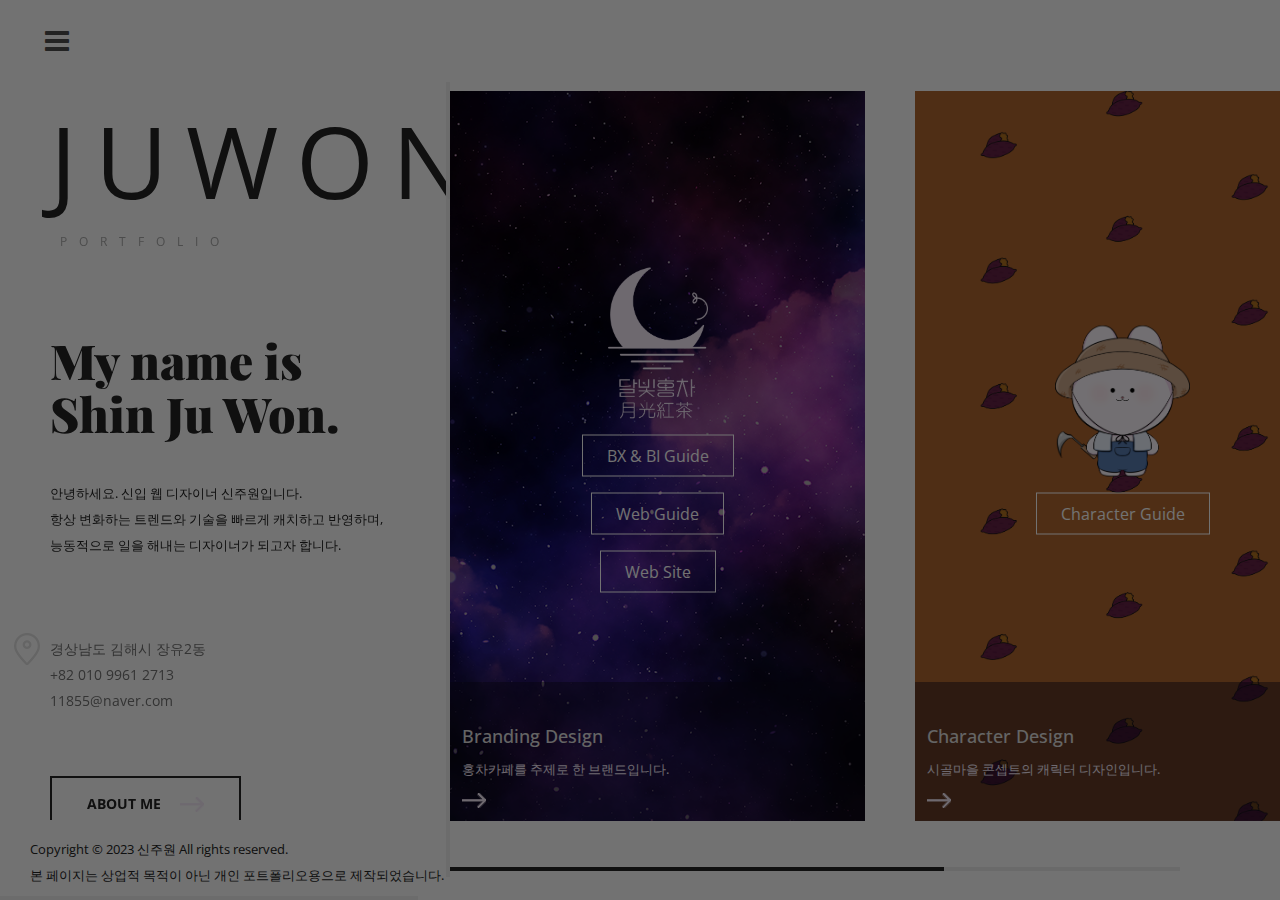
<file: index.html>
<!DOCTYPE html>
<html lang="ko">
<head>
	<title>신주원 Portfolio</title>
	<meta charset="UTF-8">
	<meta name="description" content="Nissa Photography studio html template">
	<meta name="keywords" content="industry, html">
	<meta name="viewport" content="width=device-width, initial-scale=1.0">
	
	<!-- Favicon -->
	<link href="img/fav.png" rel="icon" sizes="32x32"/>

	<!-- Google font -->
	<link href="https://fonts.googleapis.com/css?family=Open+Sans:300,300i,400,400i,600,600i,700,700i&display=swap" rel="stylesheet">
	<link href="https://fonts.googleapis.com/css?family=Playfair+Display:400,900&display=swap" rel="stylesheet">

	<!-- Stylesheets -->
	<link rel="stylesheet" href="css/bootstrap.min.css"/>
	<link rel="stylesheet" href="css/icomoon.css"/>
	<link rel="stylesheet" href="css/font-awesome.min.css"/>
	<link rel="stylesheet" href="css/magnific-popup.css"/>
	<link rel="stylesheet" href="css/owl.carousel.min.css"/>

	<!-- Main Stylesheets -->
	<link rel="stylesheet" href="css/style.css"/>

	<link href="https://unpkg.com/aos@2.3.1/dist/aos.css" rel="stylesheet">
		<link href="css/style-aos.css" rel="stylesheet" type="text/css">


	<!--[if lt IE 9]>
		<script src="https://oss.maxcdn.com/html5shiv/3.7.2/html5shiv.min.js"></script>
		<script src="https://oss.maxcdn.com/respond/1.4.2/respond.min.js"></script>
	<![endif]-->

</head>
<body>

	<!--js-->
	<script src="https://unpkg.com/aos@2.3.1/dist/aos.js"></script>
	<script src="js/script-aos.js"></script>

	<!-- Page Preloder -->
	<div id="preloder">
		<div class="loader"></div>
	</div>

	<!-- Main section start -->
	<div class="main-site-warp">
		<div class="site-menu-warp">
			<div class="close-menu">x</div>
			<!-- Main menu -->
			<ul class="site-menu">
				<li><a href="index.html" class="active">Home</a></li>
				<li><a href="about.html">About Me</a></li>
			</ul>
		</div>
		<header class="header-section">
			<div class="nav-switch">
				<i class="fa fa-bars"></i>
			</div>
		</header>
		<div class="site-content-warp">
			<!-- Left Side section -->
			<div data-aos="fade-right" data-aos-duration="3000" class="main-sidebar">
				<div class="mb-warp">
					<a href="index.html" class="site-logo">
						<h2>juwon</h2>
						<p>Portfolio</p>
					</a>
					<div class="about-info">
						<h2>My name is<br>Shin Ju Won.</h2>
						<p>
							안녕하세요. 신입 웹 디자이너 신주원입니다.<br>
							항상 변화하는 트렌드와 기술을 빠르게 캐치하고 반영하며,<br>
							능동적으로 일을 해내는 디자이너가 되고자 합니다.</p>
					</div>
					<ul class="contact-info">
						<li>경상남도 김해시 장유2동</li>
						<li>+82 010 9961 2713</li>
						<li><a href="mailto:11855@naver.com">11855@naver.com</a></li>
					</ul>
					<a href="about.html" class="site-btn">About Me <img src="img/arrow-right_2.png" alt=""></a>
				</div>
			</div>
			<!-- Left Side section end -->
			<!-- Page start -->
			<div class="page-section">
				<div class="hero-section">
					<div class="hero-scroll">
						<div class="hero-track">
							<div class="hs-item set-bg" data-setbg="img/hero/moonlight2.jpg">
								<div class="hs-info">
									<h5 class="W_h5">Branding Design</h5>
									<p>홍차카페를 주제로 한 브랜드입니다.</p>
									<a href="bibx.html"><img src="img/arrow-right_2.png" alt="arrow-right_2.png"></a>
								</div>
								<div class="brand-btn">
									<ul>
										<li><img class="moonlogo" src="img/hero/n_logo.png" alt="logo.png"></li>
										<li><a href="bibx.html" target="_blank">BX &amp; BI Guide</a></li>
										<li><a href="web.html" target="_blank">Web Guide</a></li>
										<li><a href="https://juwon2023.github.io/moonlighttea/" target="_blank">Web Site</a></li>
									</ul>
								</div>
							</div>
							<div class="hs-item set-bg" data-setbg="img/hero/bg2.png">
								<div class="hs-info">
									<h5 class="W_h5">Character Design</h5>
									<p>시골마을 콘셉트의 캐릭터 디자인입니다.</p>
									<a href="ch.html"><img src="img/arrow-right_2.png" alt="arrow-right_2.png"></a>
								</div>
								<div class="brand-btn">
									<ul>
										<li><img class="rabbit" src="img/hero/rabbit.png" alt="rabbit.png"></li>
										<li><a href="ch.html" target="_blank">Character Guide</a></li>
										<!-- <li><a href="#" target="_blank">Web Guide</a></li>
										<li><a href="#" target="_blank">Web Site</a></li> -->
									</ul>
								</div>
							</div>
							<div class="hs-item set-bg" data-setbg="img/hero/bg.png">
								<div class="hs-info">
									<h5 class="W_h5">Character Design</h5>
									<p>경기도농업기술원 신품종 옥수수(도담찰) 캐릭터 디자인입니다.</p>
									<a href="corn_ch.html"><img src="img/arrow-right_2.png" alt="arrow-right_2.png"></a>
								</div>
								<div class="brand-btn">
									<ul>
										<li><img class="corn" src="img/hero/corn.png" alt="corn.png"></li>
										<li><a href="corn_ch.html" target="_blank">Character Guide</a></li>
										<!-- <li><a href="#" target="_blank">Web Guide</a></li>
										<li><a href="#" target="_blank">Web Site</a></li> -->
									</ul>
								</div>
							</div>
						</div>
					</div>
				</div>
			</div>
			<!-- Page end -->
			
		</div>
		<div class="copyright">
			<p>
				Copyright © 2023 신주원 All rights reserved.<br>
				본 페이지는 상업적 목적이 아닌 개인 포트폴리오용으로 제작되었습니다.
			</p>
		</div>
	</div>
	<!-- Main section end -->
	
	<!--====== Javascripts & Jquery ======-->
	<script src="js/jquery-3.2.1.min.js"></script>
	<script src="js/bootstrap.min.js"></script>
	<script src="js/owl.carousel.min.js"></script>
	<script src="js/jquery.nicescroll.min.js"></script>
	<script src="js/circle-progress.min.js"></script>
	<script src="js/jquery.magnific-popup.min.js"></script>
	<script src="js/main.js"></script>

	</body>
</html>
</file>
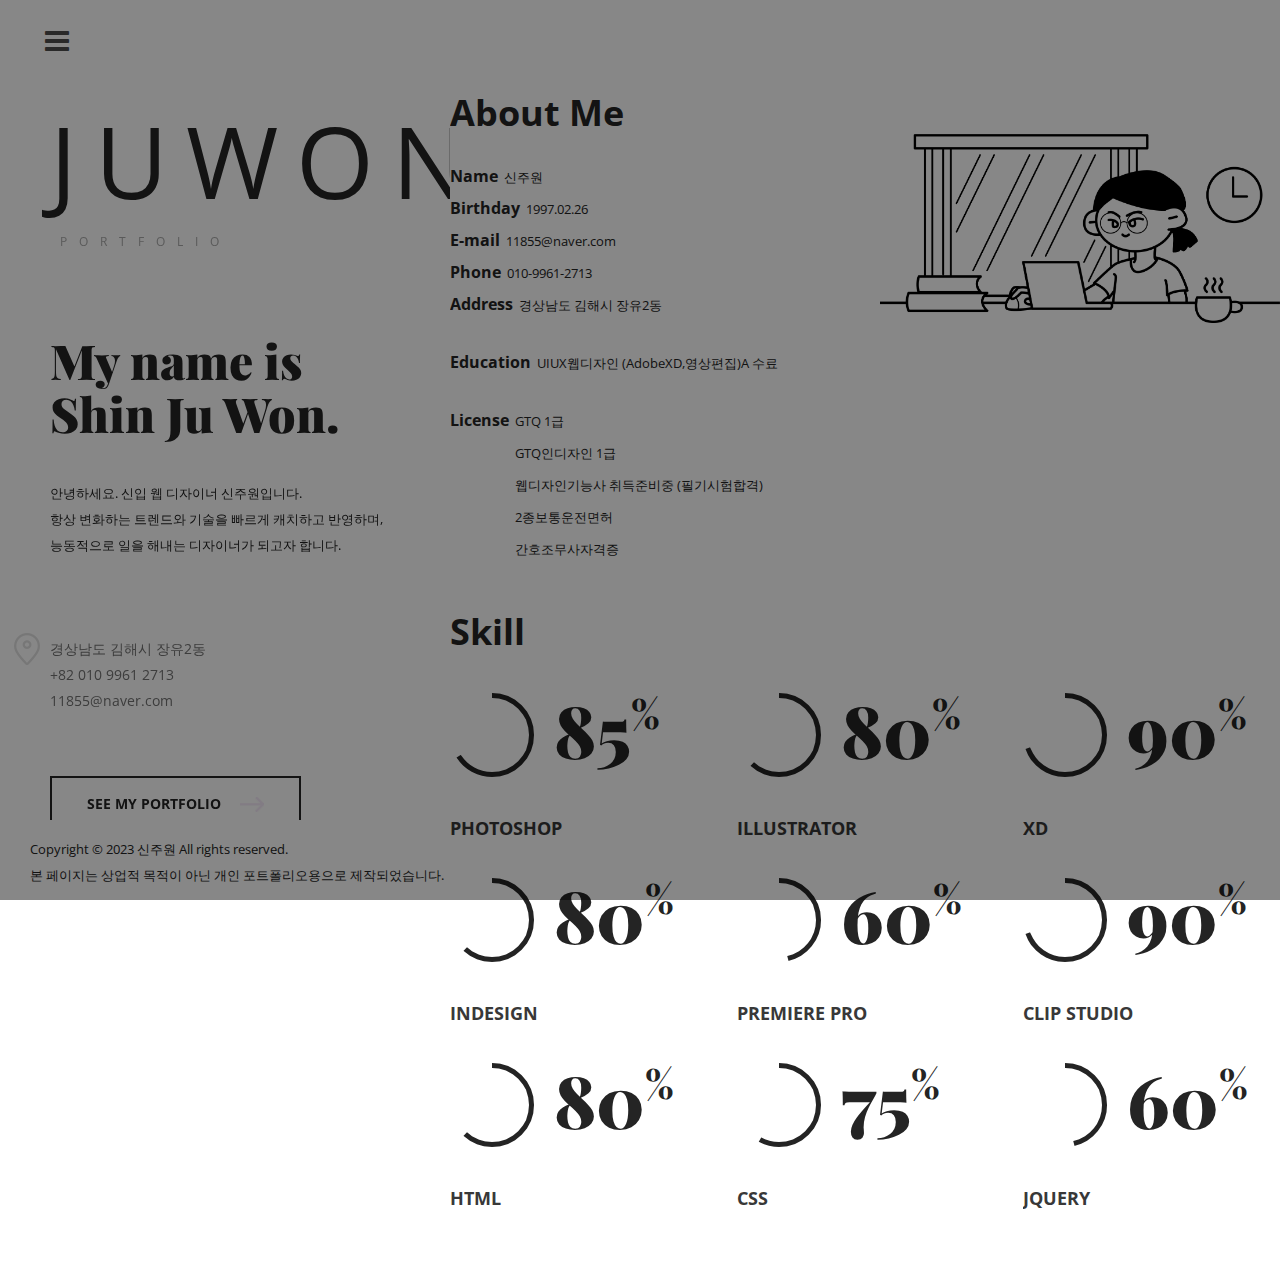
<file: about.html>
<!DOCTYPE html>
<html lang="ko">
<head>
	<title>신주원 Portfolio</title>
	<meta charset="UTF-8">
	<meta name="description" content="Nissa Photography studio html template">
	<meta name="keywords" content="industry, html">
	<meta name="viewport" content="width=device-width, initial-scale=1.0">
	
	<!-- Favicon -->
	<link href="img/fav.png" rel="icon" sizes="32x32"/>

	<!-- Google font -->
	<link href="https://fonts.googleapis.com/css?family=Open+Sans:300,300i,400,400i,600,600i,700,700i&display=swap" rel="stylesheet">
	<link href="https://fonts.googleapis.com/css?family=Playfair+Display:400,900&display=swap" rel="stylesheet">

	<!-- Stylesheets -->
	<link rel="stylesheet" href="css/bootstrap.min.css"/>
	<link rel="stylesheet" href="css/font-awesome.min.css"/>
	<link rel="stylesheet" href="css/magnific-popup.css"/>
	<link rel="stylesheet" href="css/owl.carousel.min.css"/>

	<!-- Main Stylesheets -->
	<link rel="stylesheet" href="css/style.css"/>


	<!--[if lt IE 9]>
		<script src="https://oss.maxcdn.com/html5shiv/3.7.2/html5shiv.min.js"></script>
		<script src="https://oss.maxcdn.com/respond/1.4.2/respond.min.js"></script>
	<![endif]-->

	<link rel="preconnect" href="https://fonts.googleapis.com"><link rel="preconnect" href="https://fonts.gstatic.com" crossorigin><link href="https://fonts.googleapis.com/css2?family=Noto+Sans+KR:wght@100;300;400;500;700&display=swap" rel="stylesheet"> <!-- 폰트-->

	<style> @import url('https://fonts.googleapis.com/css2?family=Noto+Sans+KR:wght@100;300;400;500;700&display=swap'); </style> <!-- 폰트-->
	
	<link href="https://unpkg.com/aos@2.3.1/dist/aos.css" rel="stylesheet">
		<link href="css/style-aos.css" rel="stylesheet" type="text/css">

</head>
<body>

	<!--js-->
	<script src="https://unpkg.com/aos@2.3.1/dist/aos.js"></script>
	<script src="js/script-aos.js"></script>

	<!-- Page Preloder -->
	<div id="preloder">
		<div class="loader"></div>
	</div>

	<!-- Main section start -->
	<div class="main-site-warp">
		<div class="site-menu-warp">
			<div class="close-menu">x</div>
			<!-- Main menu -->
			<ul class="site-menu">
				<li><a href="index.html">Home</a></li>
				<li><a href="about.html" class="active">About Me</a></li>
			</ul>
		</div>
		<header class="header-section">
			<div class="nav-switch">
				<i class="fa fa-bars"></i>
			</div>
		</header>
		<div class="site-content-warp">
			<!-- Left Side section -->
			<div data-aos="fade-right" data-aos-duration="3000" class="main-sidebar">
				<div class="mb-warp">
					<a href="index.html" class="site-logo">
						<h2>juwon</h2>
						<p>Portfolio</p>
					</a>
					<div class="about-info">
						<h2>My name is<br>Shin Ju Won.</h2>
						<p>
							안녕하세요. 신입 웹 디자이너 신주원입니다.<br>
							항상 변화하는 트렌드와 기술을 빠르게 캐치하고 반영하며,<br>
							능동적으로 일을 해내는 디자이너가 되고자 합니다.</p>
					</div>
					<ul class="contact-info">
						<li>경상남도 김해시 장유2동</li>
						<li>+82 010 9961 2713</li>
						<li><a href="mailto:contactme@myemail.com">11855@naver.com</a></li>
					</ul>
					<a href="index.html" class="site-btn">see my portfolio <img src="img/arrow-right_2.png" alt=""></a>
				</div>
			</div>
			<!-- Left Side section end -->
			<!-- Page start -->
			<div class="page-section about-page">
				<div class="about-section">
					<div class="element">
						<h2>About Me</h2>
						<!-- <div class="row"> -->
							<!-- <div class="col-xl-12">
								
								<p>안녕하세요</p>
							</div>

							<div class="ab_img">
								<img src="img/about2.png" alt="about2.png">
							</div> -->
							<ul class="row">
								<li class="col-xl-6">
									<p>
										<br>
										<b>Name</b>&nbsp;&nbsp;<span class="r_span">신주원</span><br>

										<b>Birthday</b>&nbsp;&nbsp;<span class="r_span">1997.02.26</span><br>

										<b>E-mail</b>&nbsp;&nbsp;<span class="r_span">11855@naver.com</span><br>

										<b>Phone</b>&nbsp;&nbsp;<span class="r_span">010-9961-2713</span><br>

										<b>Address</b>&nbsp;&nbsp;<span class="r_span">경상남도 김해시 장유2동</span><br>
										<br>

										<b>Education</b>&nbsp;&nbsp;<span class="r_span">UIUX웹디자인 (AdobeXD,영상편집)A 수료</span><br>
										<br>
										<b>License</b>&nbsp;&nbsp;<span class="r_span">GTQ 1급</span><br>
										<b class="linone">License</b>&nbsp;&nbsp;<span class="r_span">GTQ인디자인 1급</span><br>
										<b class="linone">License</b>&nbsp;&nbsp;<span class="r_span">웹디자인기능사 취득준비중 (필기시험합격)</span><br>
										<b class="linone">License</b>&nbsp;&nbsp;<span class="r_span">2종보통운전면허</span><br>
										<b class="linone">License</b>&nbsp;&nbsp;<span class="r_span">간호조무사자격증</span><br>
									</p>
									
									

								</li>
								<li data-aos="fade-left" data-aos-duration="3000" class="ab_img col-xl-6"><img src="img/about2.png" alt="about2.png"></li>
							</ul>
						<!-- </div> -->
					</div>
					<!-- <div class="element">
						<h2>Resume</h2>
						<div class="row">
							<div class="col-xl-12">
								Accordions
								<div id="accordion" class="accordion-area">
									<div class="panel">
										<div class="panel-header" id="headingOne">
											<button class="panel-link" data-toggle="collapse" data-target="#collapse1" aria-expanded="false" aria-controls="collapse1">Donec eget dolor vitae eros feugiat tristique </button>
										</div>
										<div id="collapse1" class="collapse" aria-labelledby="headingOne" data-parent="#accordion">
											<div class="panel-body">
												<p>Lorem ipsum dolor sit amet, consectetur adipiscing elit. Vivamus libero mauris, biben-dum eget sapien ac, ultrices rhoncus ipsum. Donec nec sapien in urna fermentum ornare. Morbi vel ultrices leo. Sed eu turpis eu arcu vehicula fringilla ut vitae orci. Suspendisse maximus malesuada  </p>
											</div>
										</div>
									</div>
									<div class="panel">
										<div class="panel-header" id="headingTwo">
											<button class="panel-link" data-toggle="collapse" data-target="#collapse2" aria-expanded="false" aria-controls="collapse2">Dolor vitae eros feugiat tristique id vitae massa</button>
										</div>
										<div id="collapse2" class="collapse" aria-labelledby="headingTwo" data-parent="#accordion">
											<div class="panel-body">
												<p>Lorem ipsum dolor sit amet, consectetur adipiscing elit. Vivamus libero mauris, biben-dum eget sapien ac, ultrices rhoncus ipsum. Donec nec sapien in urna fermentum ornare. Morbi vel ultrices leo. Sed eu turpis eu arcu vehicula fringilla ut vitae orci. Suspendisse maximus malesuada  </p>
											</div>
										</div>
									</div>
									<div class="panel">
										<div class="panel-header active" id="headingThree">
											<button class="panel-link" data-toggle="collapse" data-target="#collapse3" aria-expanded="true" aria-controls="collapse3">Donec eget dolor vitae eros feugiat tristique </button>
										</div>
										<div id="collapse3" class="collapse show" aria-labelledby="headingThree" data-parent="#accordion">
											<div class="panel-body">
												<p>Lorem ipsum dolor sit amet, consectetur adipiscing elit. Vivamus libero mauris, biben-dum eget sapien ac, ultrices rhoncus ipsum. Donec nec sapien in urna fermentum ornare. Morbi vel ultrices leo. Sed eu turpis eu arcu vehicula fringilla ut vitae orci. Suspendisse maximus malesuada  </p>
											</div>
										</div>
									</div>
								</div>
							</div>
						</div>
					</div> -->
					<div class="element">
						<h2 class="el-title">Skill</h2>
						<div class="row">
							
							<div class="col-lg-4 col-md-6">
								<div class="circle-item-warp">
									<div class="circle-progress" data-cptitle="Passion" data-cpid="id-1" data-cpvalue="85" data-cpcolor="#242424"></div>
									<div class="circle-progress-text">
										<h5 class="skill">PHOTOSHOP</h5>
										<!-- <p>Nature Photography</p> -->
									</div>
								</div>
							</div>
							<div class="col-lg-4 col-md-6">
								<div class="circle-item-warp">
									<div class="circle-progress" data-cptitle="Passion" data-cpid="id-2" data-cpvalue="80" data-cpcolor="#242424"></div>
									<div class="circle-progress-text">
										<h5 class="skill">ILLUSTRATOR</h5>
										<!-- <p>Nature Photography</p> -->
									</div>
								</div>
							</div>
							<div class="col-lg-4 col-md-6">
								<div class="circle-item-warp">
									<div class="circle-progress" data-cptitle="Passion" data-cpid="id-3" data-cpvalue="90" data-cpcolor="#242424"></div>
									<div class="circle-progress-text">
										<h5 class="skill">XD</h5>
										<!-- <p>Nature Photography</p> -->
									</div>
								</div>
							</div>

							<div class="col-lg-4 col-md-6">
								<div class="circle-item-warp">
									<div class="circle-progress" data-cptitle="Passion" data-cpid="id-4" data-cpvalue="80" data-cpcolor="#242424"></div> <!--data-cpcolor컬러바꾸면 됨-->
									<div class="circle-progress-text">
										<h5 class="skill">INDESIGN</h5>
										<!-- <p>Nature Photography</p> -->
									</div>
								</div>
							</div>
							<div class="col-lg-4 col-md-6">
								<div class="circle-item-warp">
									<div class="circle-progress" data-cptitle="Passion" data-cpid="id-5" data-cpvalue="60" data-cpcolor="#242424"></div>
									<div class="circle-progress-text">
										<h5 class="skill">PREMIERE PRO </h5>
										<!-- <p>Nature Photography</p> -->
									</div>
								</div>
							</div>
							<div class="col-lg-4 col-md-6">
								<div class="circle-item-warp">
									<div class="circle-progress" data-cptitle="Passion" data-cpid="id-6" data-cpvalue="90" data-cpcolor="#242424"></div>
									<div class="circle-progress-text">
										<h5 class="skill">CLIP STUDIO</h5>
										<!-- <p>Nature Photography</p> -->
									</div>
								</div>
							</div>

							<div class="col-lg-4 col-md-6">
								<div class="circle-item-warp">
									<div class="circle-progress" data-cptitle="Passion" data-cpid="id-7" data-cpvalue="80" data-cpcolor="#242424"></div> <!--data-cpcolor컬러바꾸면 됨-->
									<div class="circle-progress-text">
										<h5 class="skill">HTML</h5>
										<!-- <p>Nature Photography</p> -->
									</div>
								</div>
							</div>
							<div class="col-lg-4 col-md-6">
								<div class="circle-item-warp">
									<div class="circle-progress" data-cptitle="Passion" data-cpid="id-8" data-cpvalue="75" data-cpcolor="#242424"></div>
									<div class="circle-progress-text">
										<h5 class="skill">CSS</h5>
										<!-- <p>Nature Photography</p> -->
									</div>
								</div>
							</div>
							<div class="col-lg-4 col-md-6">
								<div class="circle-item-warp">
									<div class="circle-progress" data-cptitle="Passion" data-cpid="id-9" data-cpvalue="60" data-cpcolor="#242424"></div>
									<div class="circle-progress-text">
										<h5 class="skill">JQUERY</h5>
										<!-- <p>Nature Photography</p> -->
									</div>
								</div>
							</div>


						</div>
					</div>
				</div>
			</div>
			<!-- Page end -->
		</div>
		<div class="copyright">
			<p>
  				Copyright © 2023 신주원 All rights reserved.<br>
				  본 페이지는 상업적 목적이 아닌 개인 포트폴리오용으로 제작되었습니다.
			</p>
		</div>
	</div>
	<!-- Main section end -->
	
	<!--====== Javascripts & Jquery ======-->
	<script src="js/jquery-3.2.1.min.js"></script>
	<script src="js/bootstrap.min.js"></script>
	<script src="js/owl.carousel.min.js"></script>
	<script src="js/jquery.nicescroll.min.js"></script>
	<script src="js/circle-progress.min.js"></script>
	<script src="js/jquery.magnific-popup.min.js"></script>
	<script src="js/main.js"></script>

	</body>
</html>
</file>
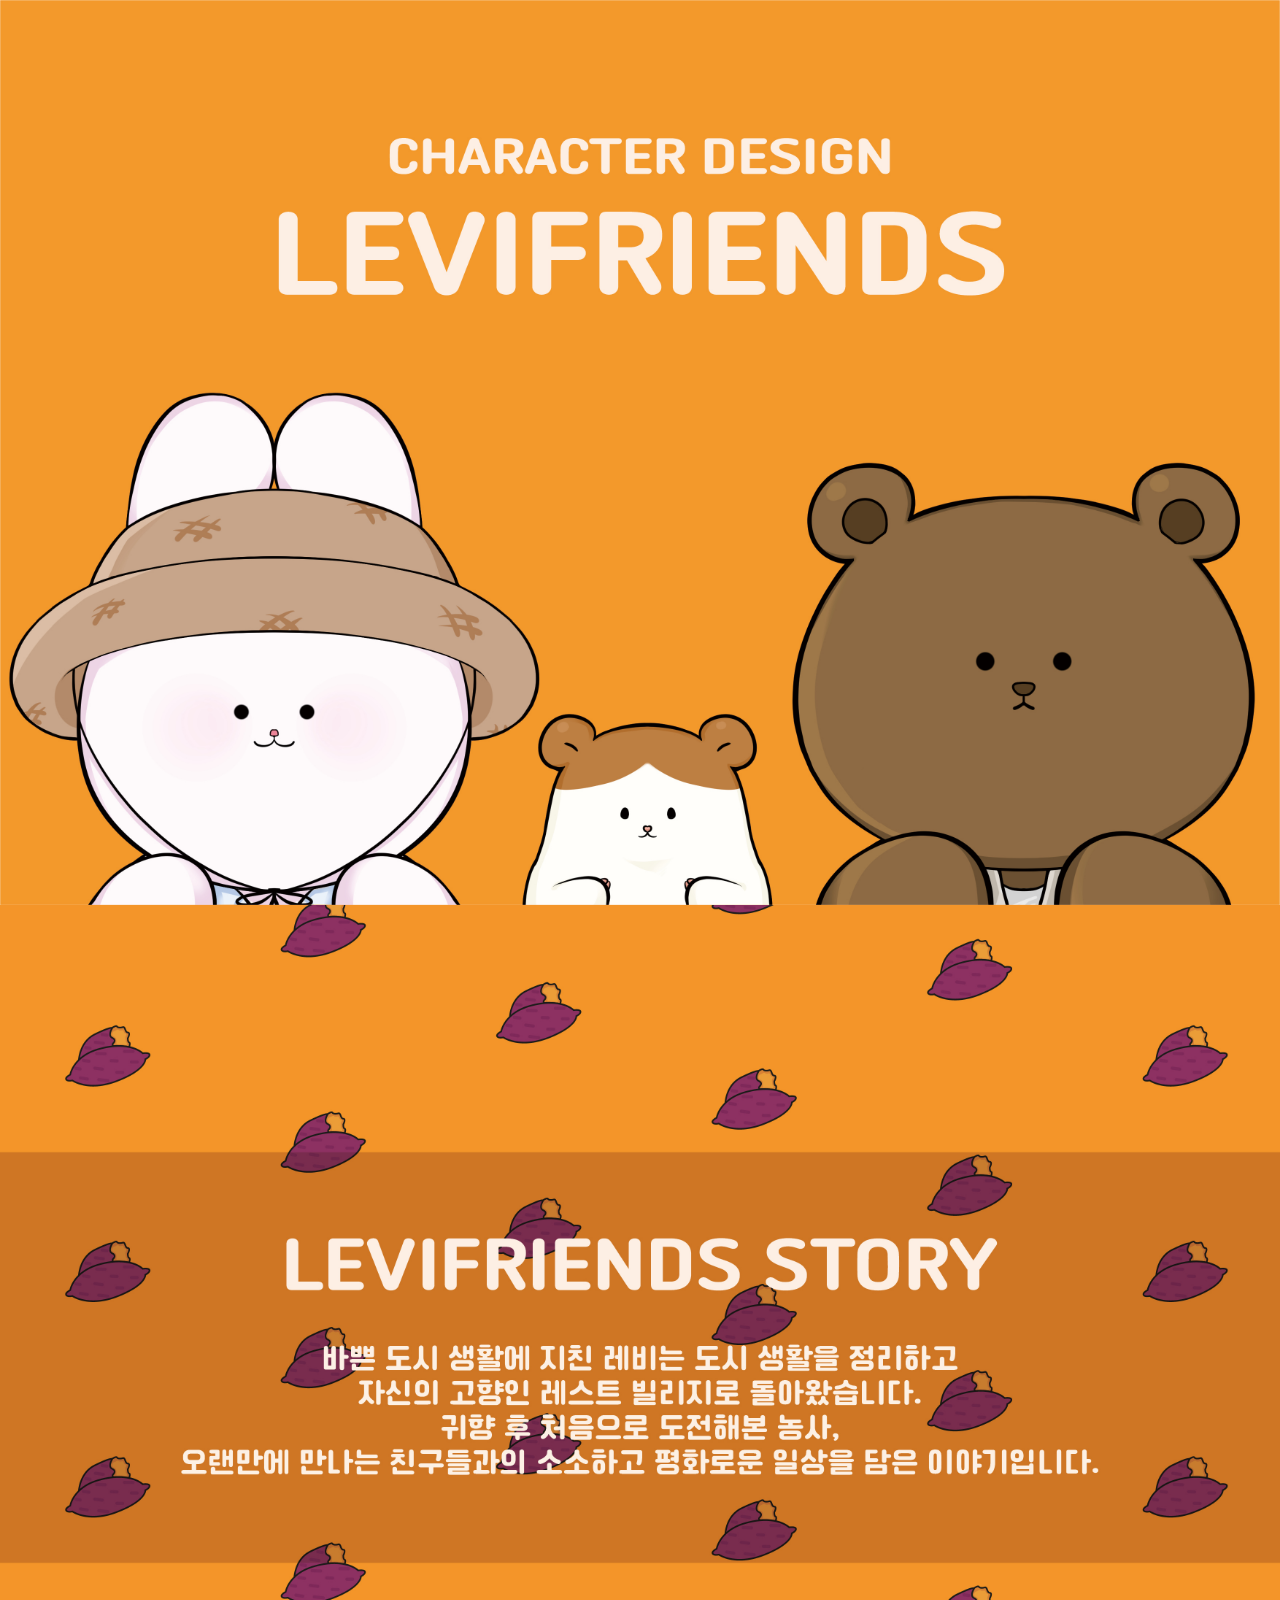
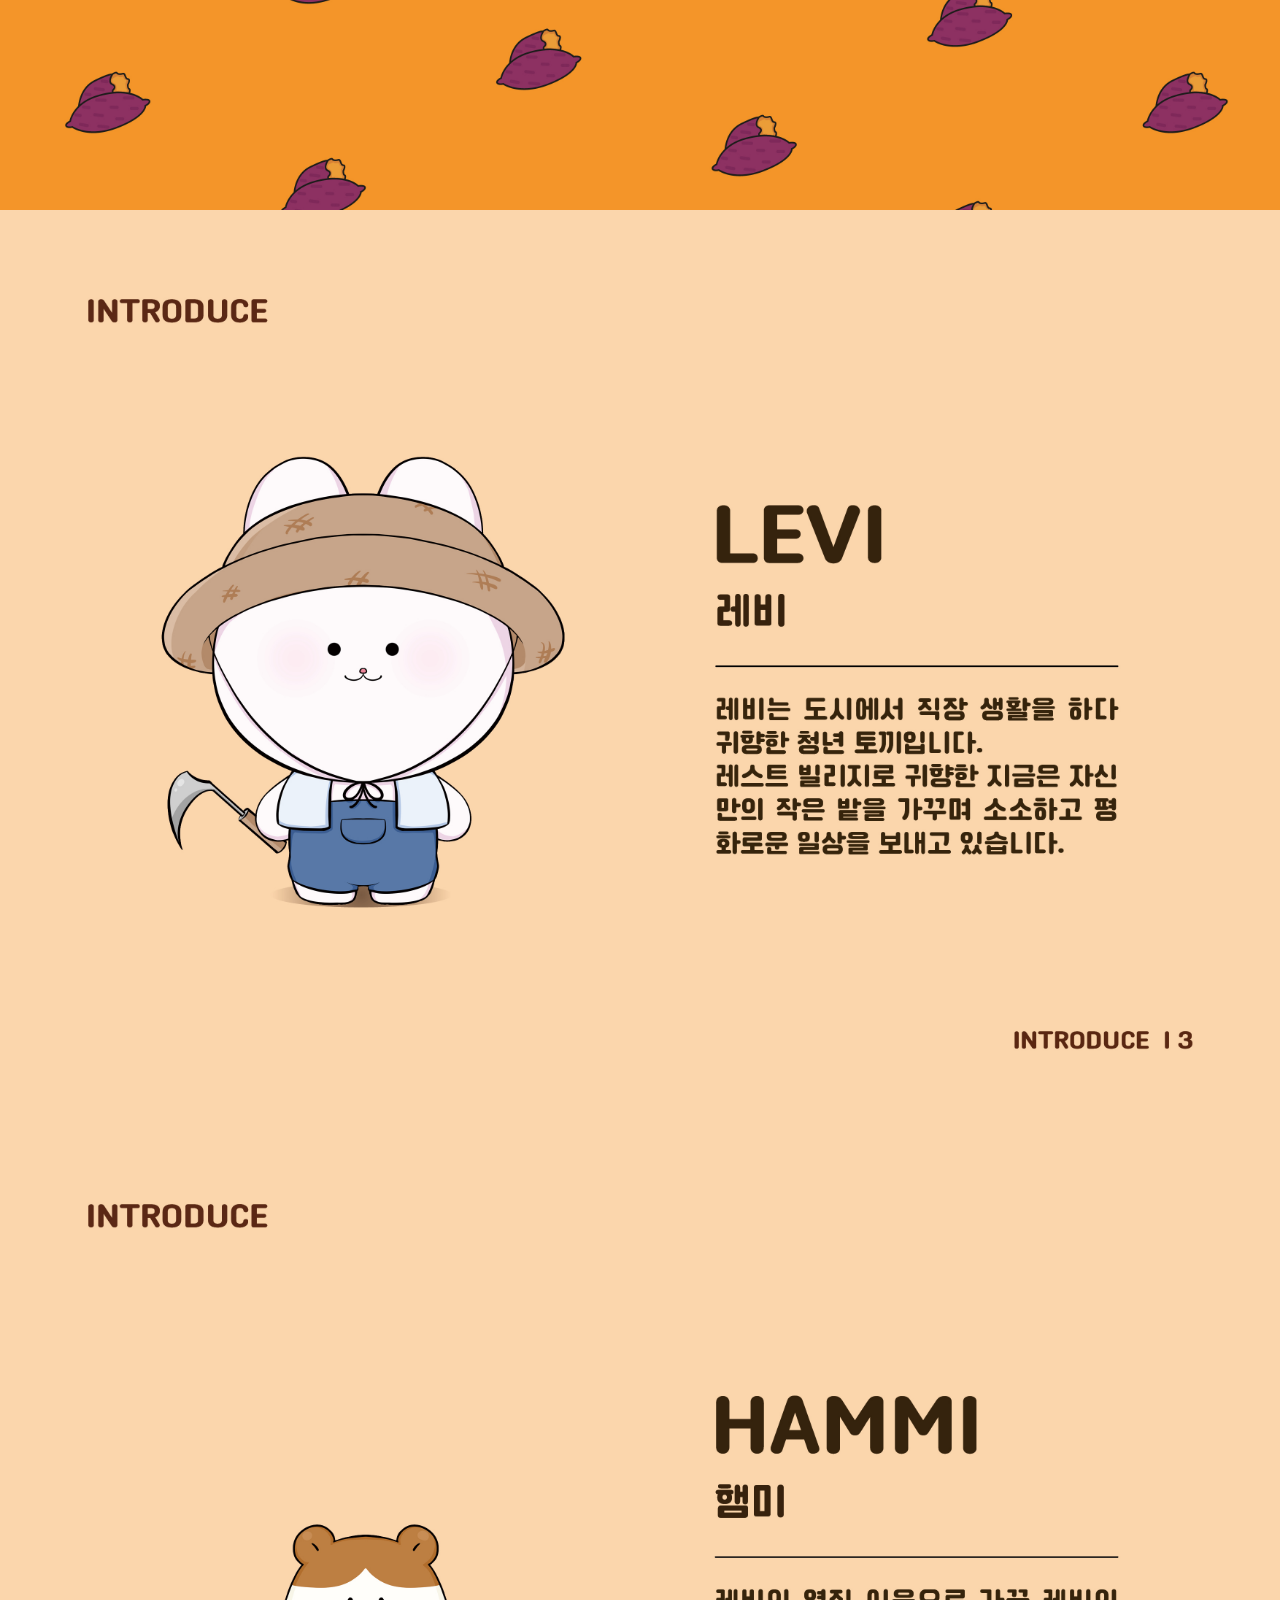
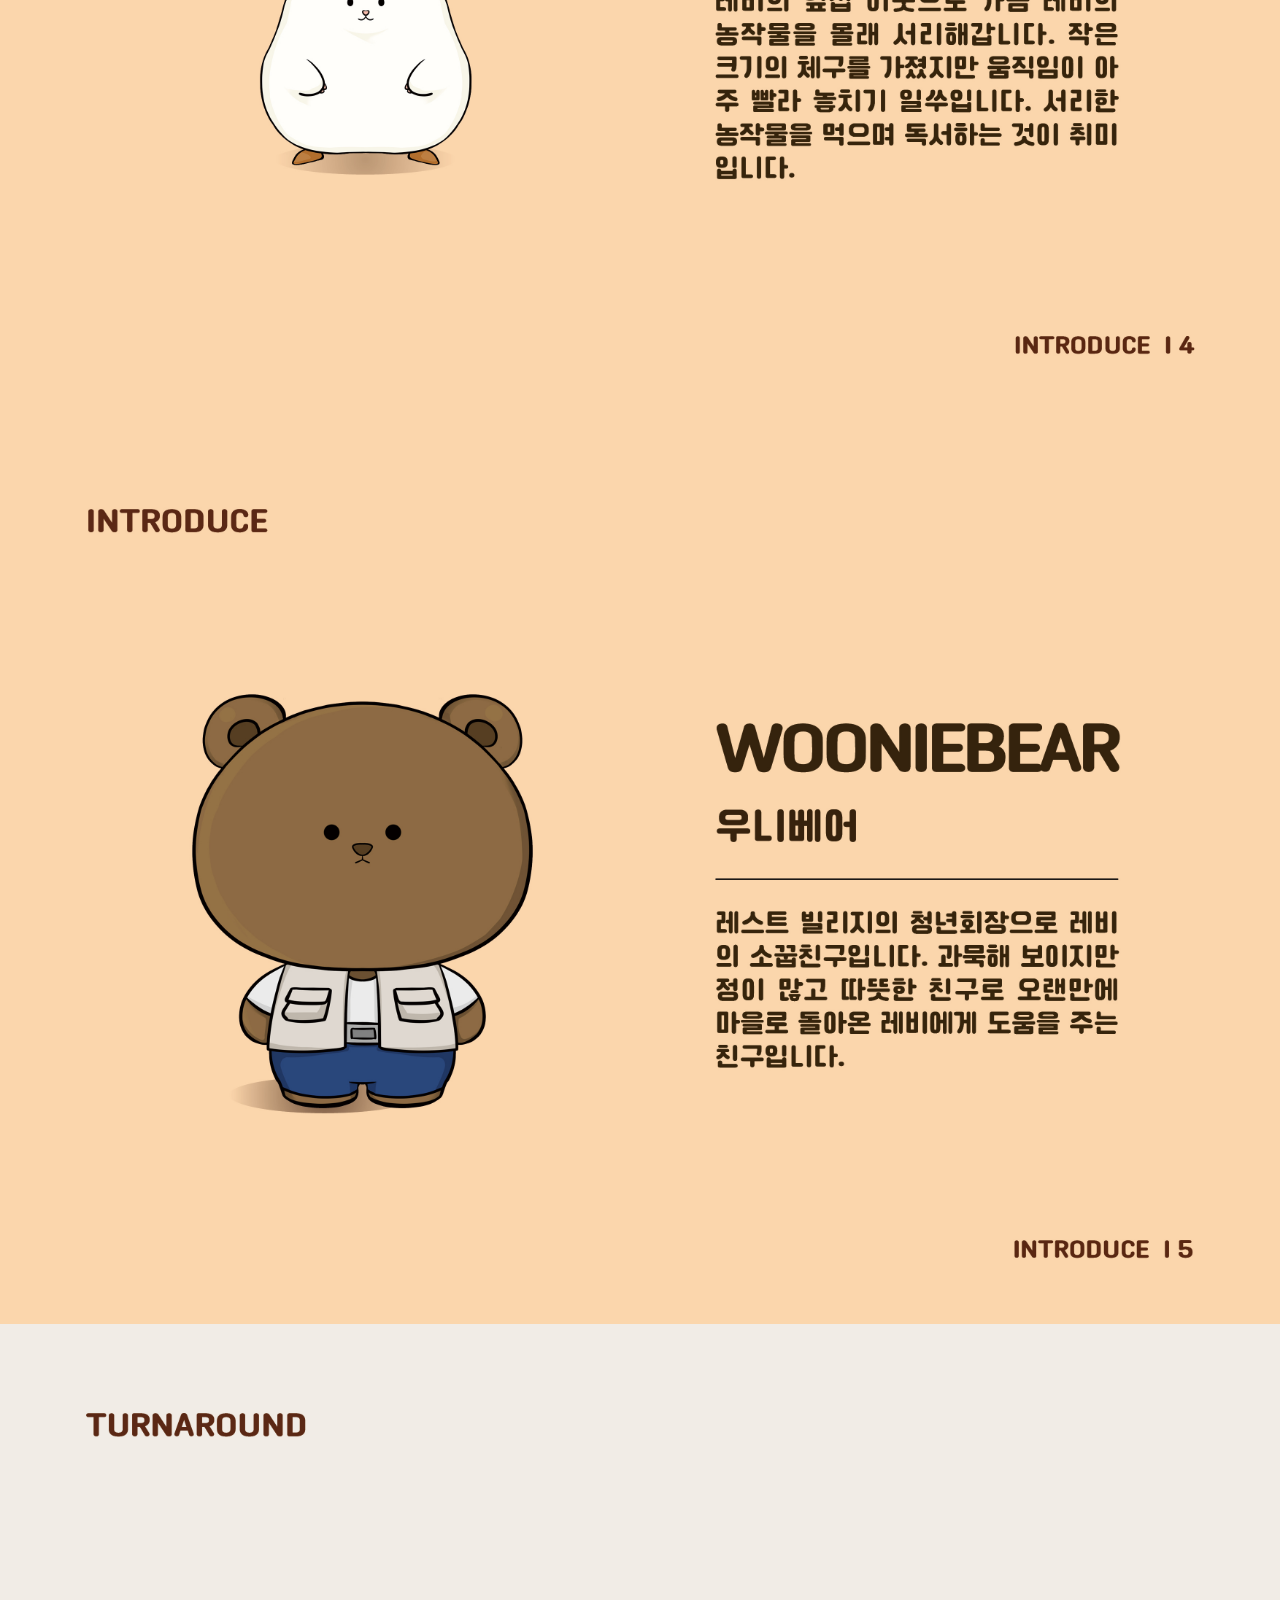
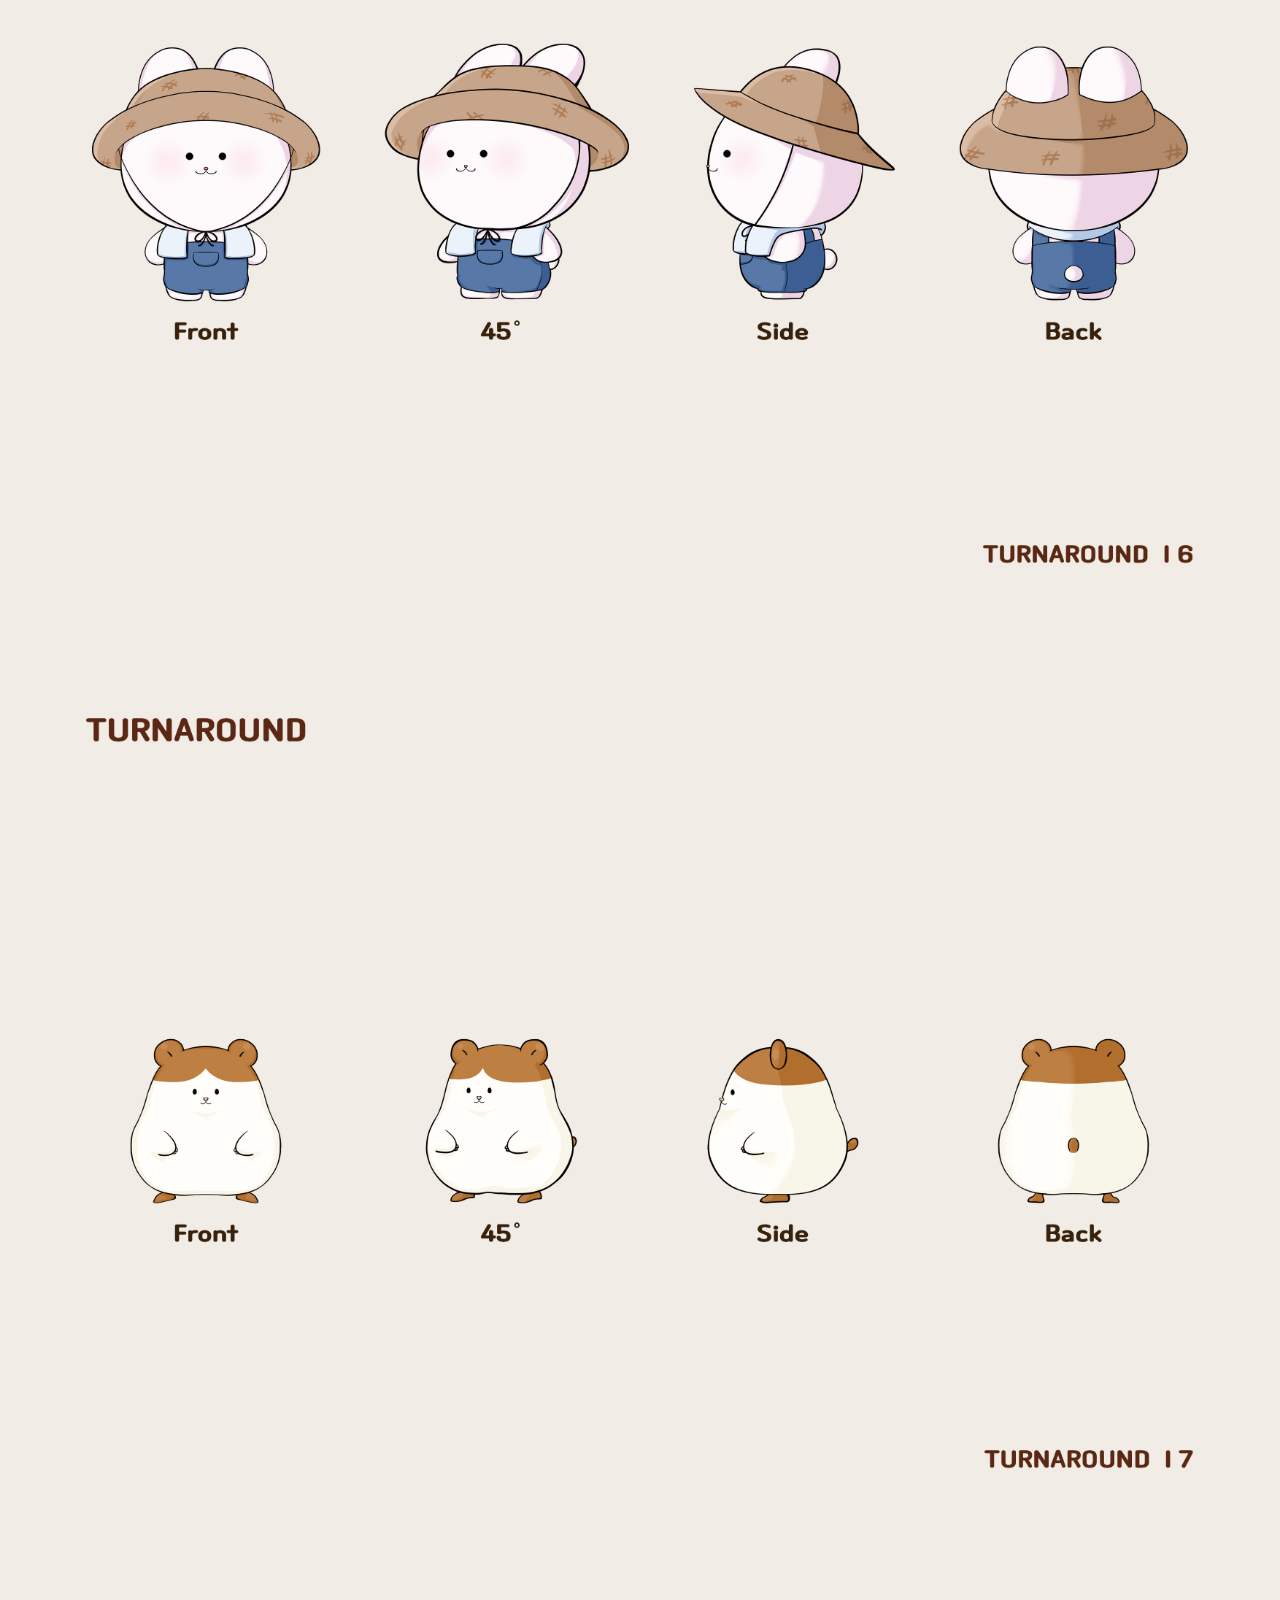
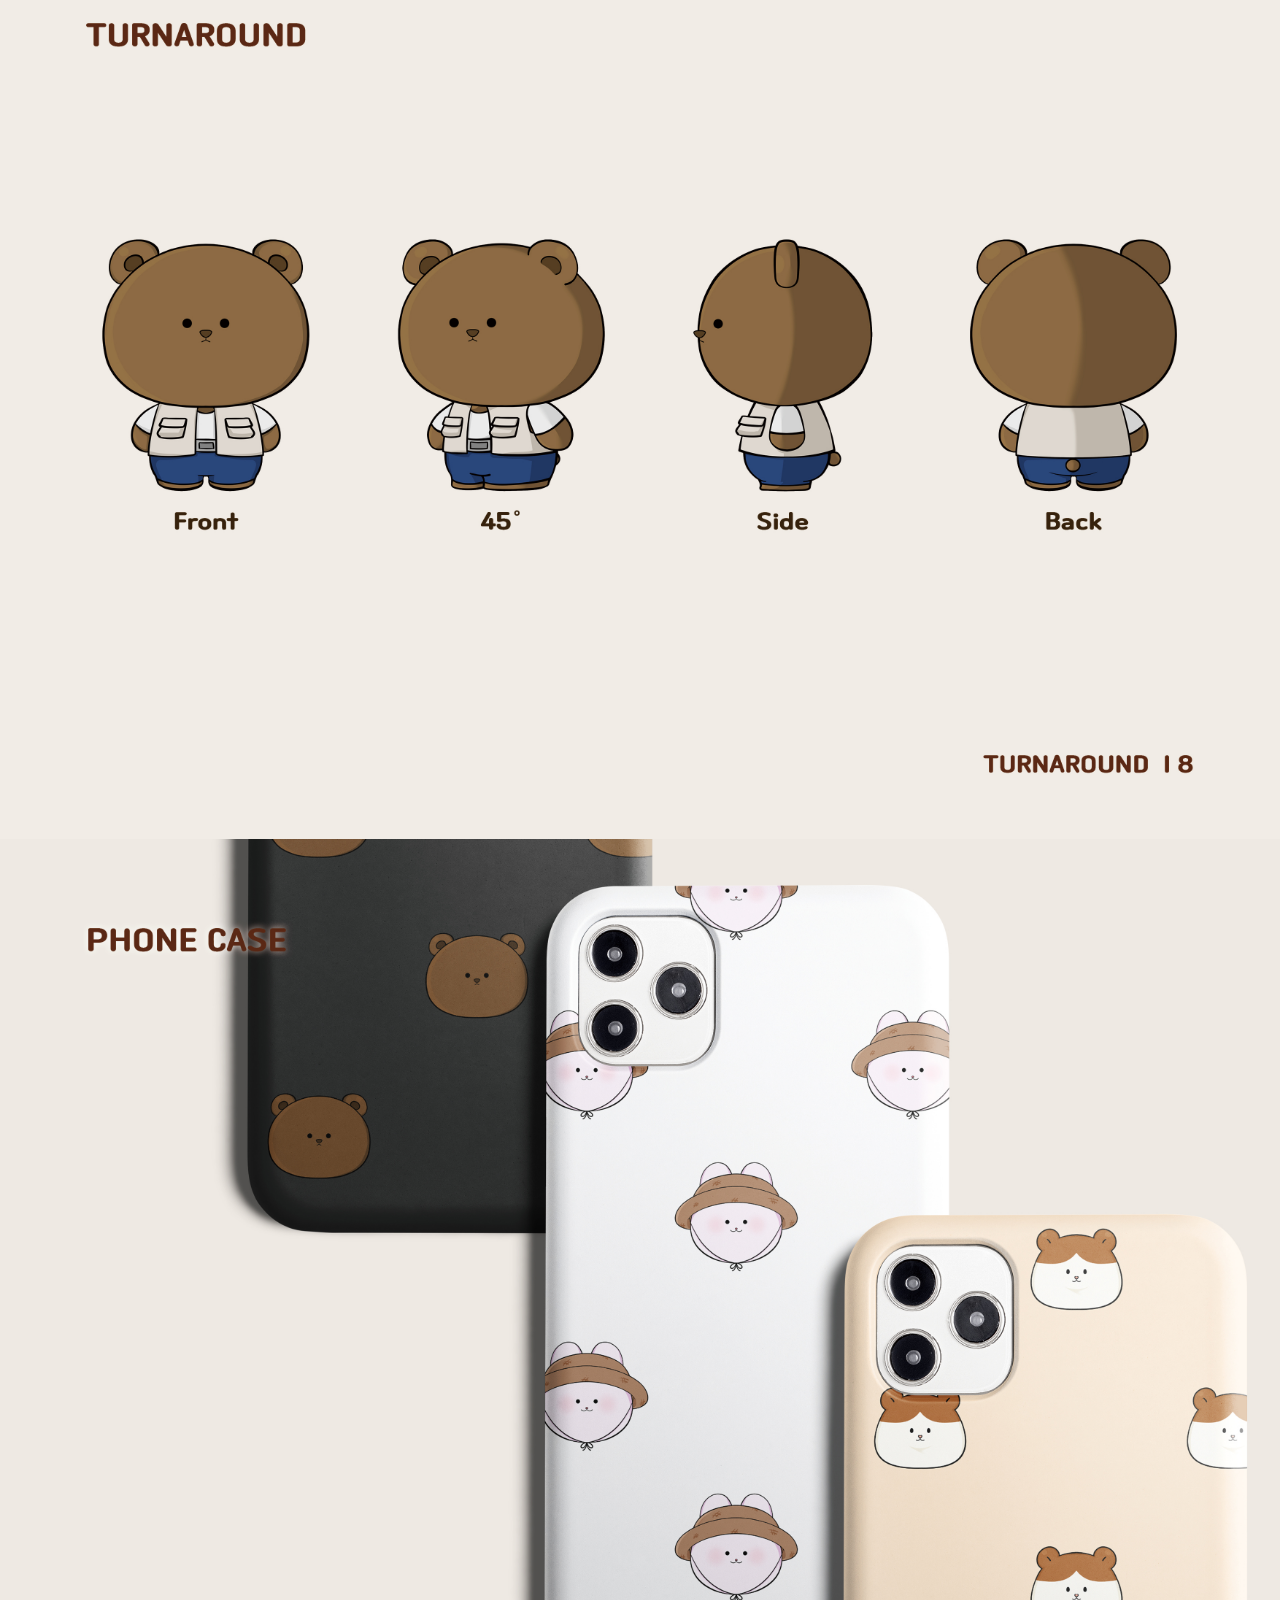
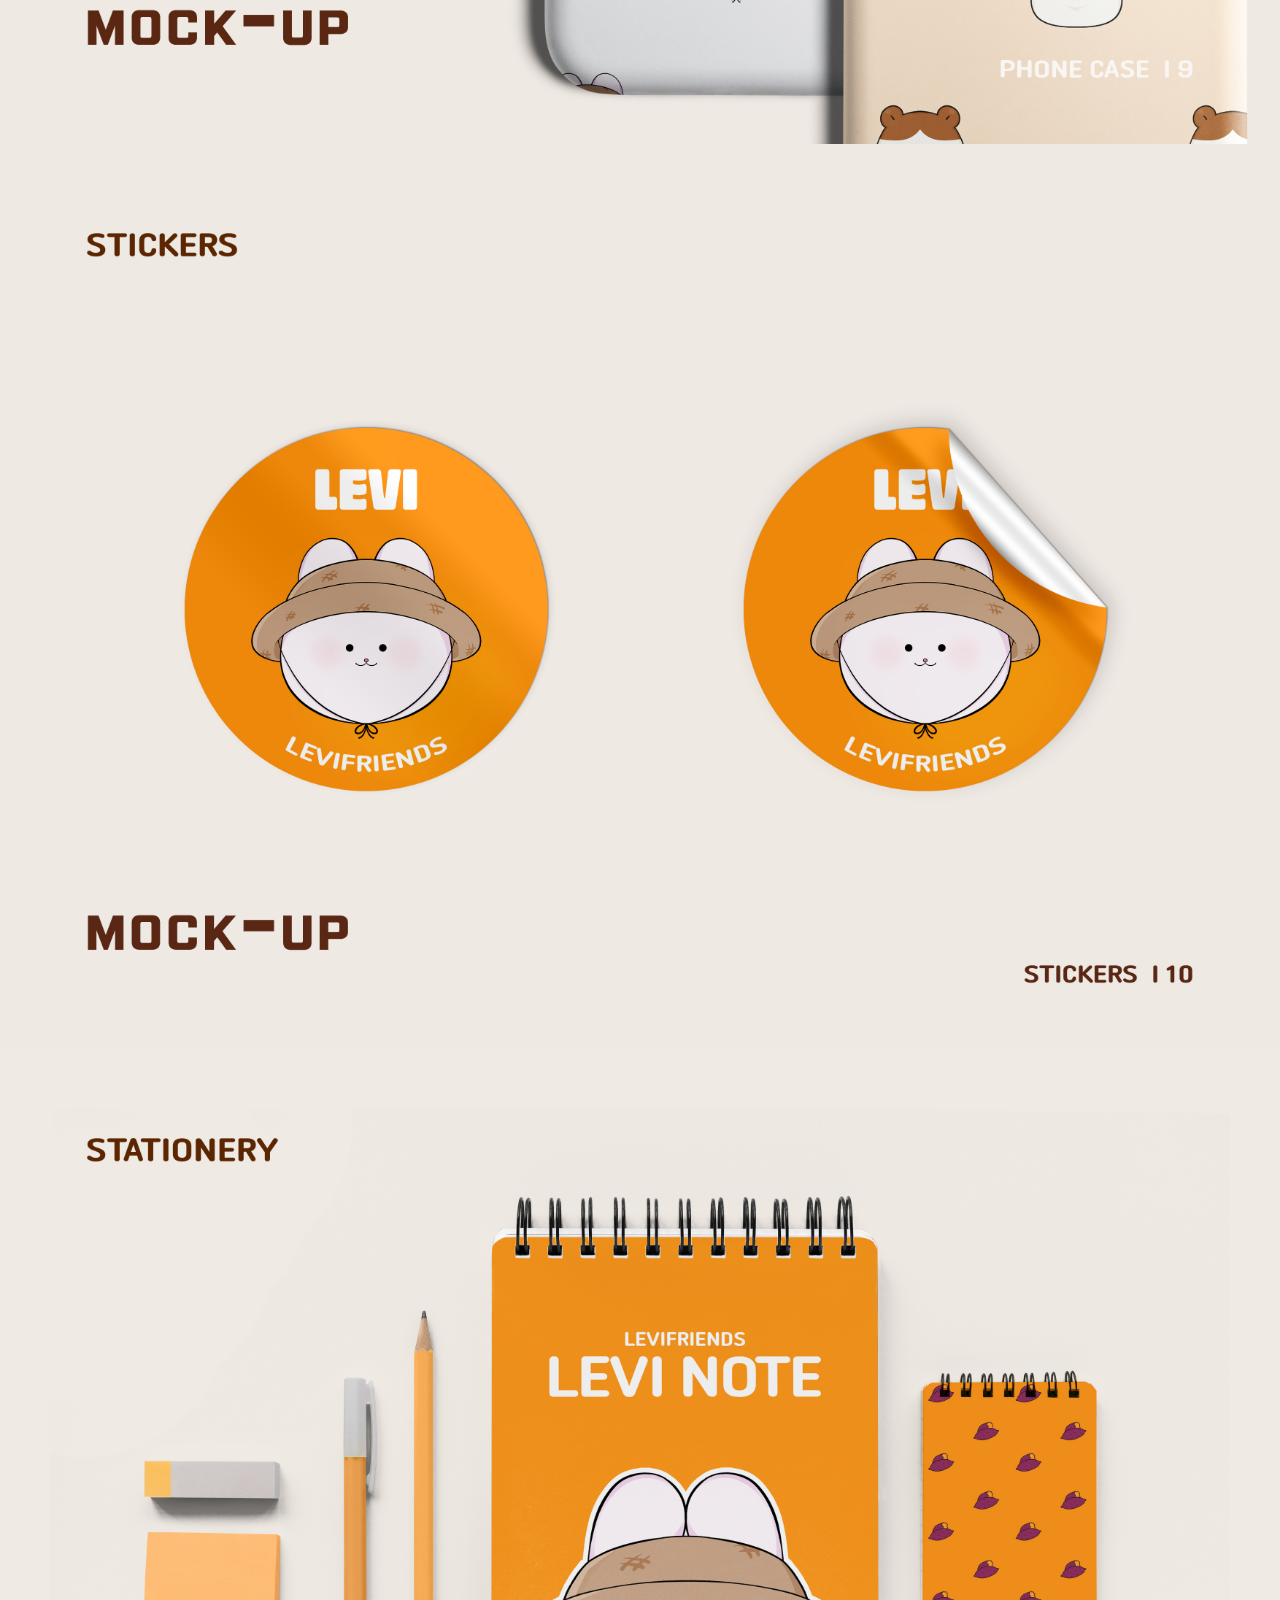
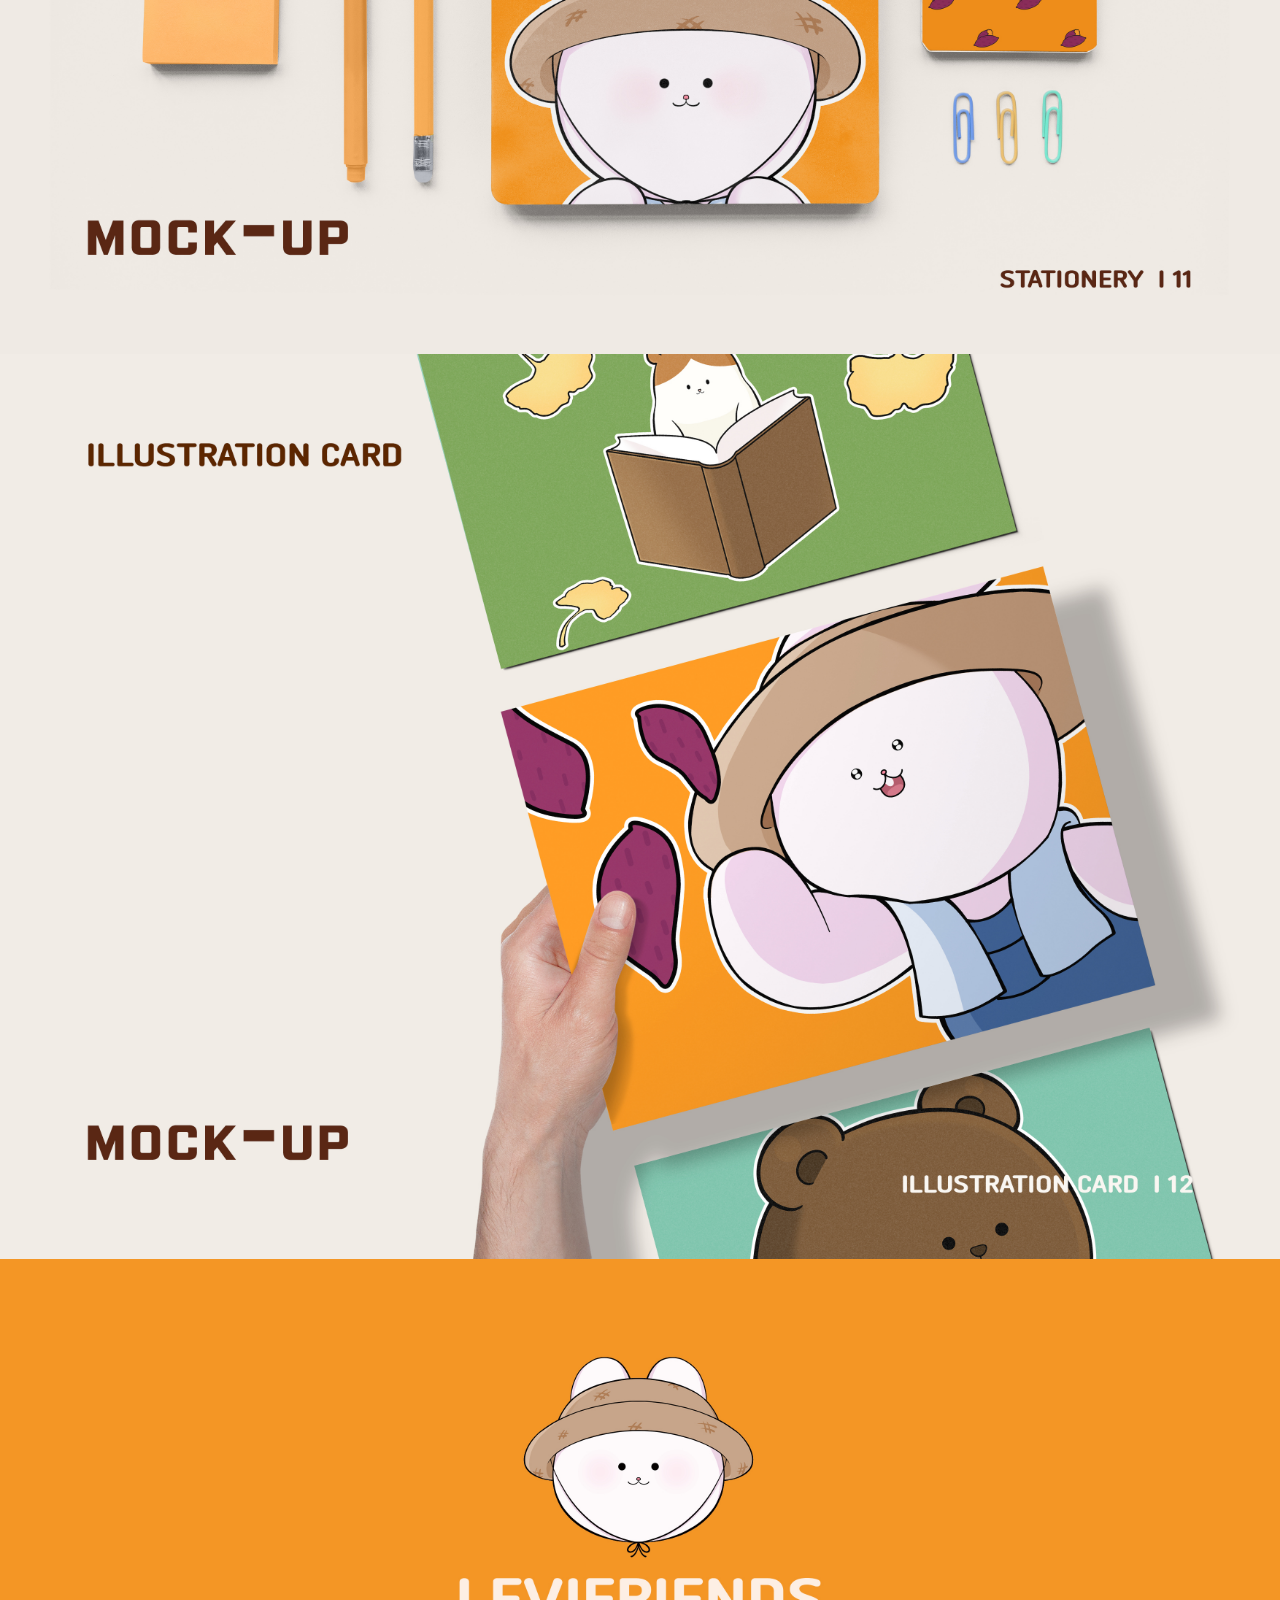
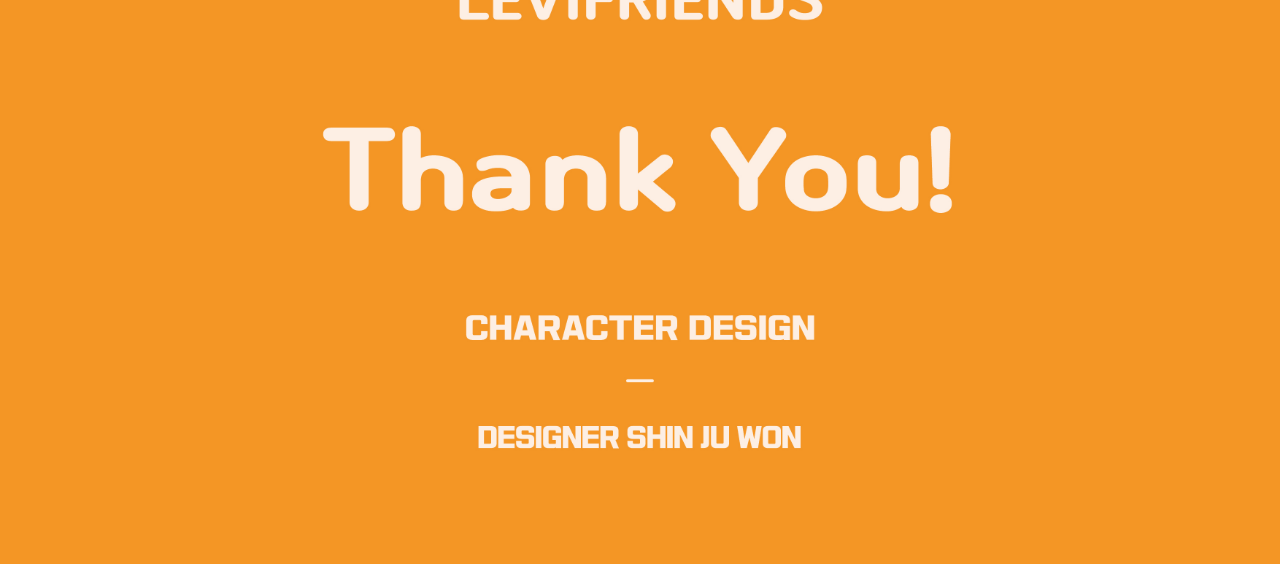
<file: ch.html>
<!DOCTYPE html>
<html lang="ko">
<head>
    <meta charset="UTF-8">
    <meta http-equiv="X-UA-Compatible" content="IE=edge">
    <meta name="viewport" content="width=device-width, initial-scale=1.0">
    <title>LEVIFRIENDS</title>
    <link rel="icon" href="img/ch/leviicon.png" sizes="32x32">
    <style>
        *{margin: 0; padding: 0;}

        div{
            width: 100%;
            height: 2500px;
            
            
        }
        div img{
            width: 100%;
            display: block;
        }
        
    </style>
</head>
<body>
    <div>
        <img src="img/ch/levifriends.jpg" alt="levifriends1">
        <img src="img/ch/levifriends2.jpg" alt="levifriends2">
        <img src="img/ch/levifriends3.jpg" alt="levifriends3">
        <img src="img/ch/levifriends4.jpg" alt="levifriends4">
        <img src="img/ch/levifriends5.jpg" alt="levifriends5">
        <img src="img/ch/levifriends6.jpg" alt="levifriends6">
        <img src="img/ch/levifriends7.jpg" alt="levifriends7">
        <img src="img/ch/levifriends8.jpg" alt="levifriends8">
        <img src="img/ch/levifriends9.jpg" alt="levifriends9">
        <img src="img/ch/levifriends10.jpg" alt="levifriends10">
        <img src="img/ch/levifriends11.jpg" alt="levifriends11">
        <img src="img/ch/levifriends12.jpg" alt="levifriends12">
        <img src="img/ch/levifriends13.jpg" alt="levifriends13">


    </div>
</body>
</html>
</file>
<file: css/icomoon.css>
@font-face {
	font-family: 'icomoon';
	src:url('../icon-fonts/icomoon/icomoon.eot?qtatmt');
	src:url('../icon-fonts/icomoon/icomoon.eot?qtatmt#iefix') format('embedded-opentype'),
		url('../icon-fonts/icomoon/icomoon.ttf?qtatmt') format('truetype'),
		url('../icon-fonts/icomoon/icomoon.woff?qtatmt') format('woff'),
		url('../icon-fonts/icomoon/icomoon.svg?qtatmt#icomoon') format('svg');
	font-weight: normal;
	font-style: normal;
}

[class^="icon-"], [class*=" icon-"] {
	font-family: 'icomoon';
	speak: none;
	font-style: normal;
	font-weight: normal;
	font-variant: normal;
	text-transform: none;
	line-height: 1;

	/* Better Font Rendering =========== */
	-webkit-font-smoothing: antialiased;
	-moz-osx-font-smoothing: grayscale;
}

.icon-glass:before {
	content: "\f000";
}
.icon-music:before {
	content: "\f001";
}
.icon-search2:before {
	content: "\f002";
}
.icon-envelope-o:before {
	content: "\f003";
}
.icon-heart:before {
	content: "\f004";
}
.icon-star:before {
	content: "\f005";
}
.icon-star-o:before {
	content: "\f006";
}
.icon-user:before {
	content: "\f007";
}
.icon-film:before {
	content: "\f008";
}
.icon-th-large:before {
	content: "\f009";
}
.icon-th:before {
	content: "\f00a";
}
.icon-th-list:before {
	content: "\f00b";
}
.icon-check:before {
	content: "\f00c";
}
.icon-close:before {
	content: "\f00d";
}
.icon-remove:before {
	content: "\f00d";
}
.icon-times:before {
	content: "\f00d";
}
.icon-search-plus:before {
	content: "\f00e";
}
.icon-search-minus:before {
	content: "\f010";
}
.icon-power-off:before {
	content: "\f011";
}
.icon-signal:before {
	content: "\f012";
}
.icon-cog:before {
	content: "\f013";
}
.icon-gear:before {
	content: "\f013";
}
.icon-trash-o:before {
	content: "\f014";
}
.icon-home:before {
	content: "\f015";
}
.icon-file-o:before {
	content: "\f016";
}
.icon-clock-o:before {
	content: "\f017";
}
.icon-road:before {
	content: "\f018";
}
.icon-download:before {
	content: "\f019";
}
.icon-arrow-circle-o-down:before {
	content: "\f01a";
}
.icon-arrow-circle-o-up:before {
	content: "\f01b";
}
.icon-inbox:before {
	content: "\f01c";
}
.icon-play-circle-o:before {
	content: "\f01d";
}
.icon-repeat2:before {
	content: "\f01e";
}
.icon-rotate-right:before {
	content: "\f01e";
}
.icon-refresh:before {
	content: "\f021";
}
.icon-list-alt:before {
	content: "\f022";
}
.icon-lock:before {
	content: "\f023";
}
.icon-flag:before {
	content: "\f024";
}
.icon-headphones:before {
	content: "\f025";
}
.icon-volume-off:before {
	content: "\f026";
}
.icon-volume-down:before {
	content: "\f027";
}
.icon-volume-up:before {
	content: "\f028";
}
.icon-qrcode:before {
	content: "\f029";
}
.icon-barcode:before {
	content: "\f02a";
}
.icon-tag:before {
	content: "\f02b";
}
.icon-tags:before {
	content: "\f02c";
}
.icon-book:before {
	content: "\f02d";
}
.icon-bookmark:before {
	content: "\f02e";
}
.icon-print:before {
	content: "\f02f";
}
.icon-camera:before {
	content: "\f030";
}
.icon-font:before {
	content: "\f031";
}
.icon-bold:before {
	content: "\f032";
}
.icon-italic:before {
	content: "\f033";
}
.icon-text-height:before {
	content: "\f034";
}
.icon-text-width:before {
	content: "\f035";
}
.icon-align-left:before {
	content: "\f036";
}
.icon-align-center2:before {
	content: "\f037";
}
.icon-align-right:before {
	content: "\f038";
}
.icon-align-justify2:before {
	content: "\f039";
}
.icon-list:before {
	content: "\f03a";
}
.icon-dedent:before {
	content: "\f03b";
}
.icon-outdent:before {
	content: "\f03b";
}
.icon-indent:before {
	content: "\f03c";
}
.icon-video-camera:before {
	content: "\f03d";
}
.icon-image:before {
	content: "\f03e";
}
.icon-photo:before {
	content: "\f03e";
}
.icon-picture-o:before {
	content: "\f03e";
}
.icon-pencil:before {
	content: "\f040";
}
.icon-map-marker:before {
	content: "\f041";
}
.icon-adjust:before {
	content: "\f042";
}
.icon-tint:before {
	content: "\f043";
}
.icon-edit:before {
	content: "\f044";
}
.icon-pencil-square-o:before {
	content: "\f044";
}
.icon-share-square-o:before {
	content: "\f045";
}
.icon-check-square-o:before {
	content: "\f046";
}
.icon-arrows:before {
	content: "\f047";
}
.icon-step-backward:before {
	content: "\f048";
}
.icon-fast-backward:before {
	content: "\f049";
}
.icon-backward:before {
	content: "\f04a";
}
.icon-play2:before {
	content: "\f04b";
}
.icon-pause2:before {
	content: "\f04c";
}
.icon-stop2:before {
	content: "\f04d";
}
.icon-forward:before {
	content: "\f04e";
}
.icon-fast-forward2:before {
	content: "\f050";
}
.icon-step-forward:before {
	content: "\f051";
}
.icon-eject:before {
	content: "\f052";
}
.icon-chevron-left:before {
	content: "\f053";
}
.icon-chevron-right:before {
	content: "\f054";
}
.icon-plus-circle:before {
	content: "\f055";
}
.icon-minus-circle:before {
	content: "\f056";
}
.icon-times-circle:before {
	content: "\f057";
}
.icon-check-circle:before {
	content: "\f058";
}
.icon-question-circle:before {
	content: "\f059";
}
.icon-info-circle:before {
	content: "\f05a";
}
.icon-crosshairs:before {
	content: "\f05b";
}
.icon-times-circle-o:before {
	content: "\f05c";
}
.icon-check-circle-o:before {
	content: "\f05d";
}
.icon-ban2:before {
	content: "\f05e";
}
.icon-arrow-left:before {
	content: "\f060";
}
.icon-arrow-right:before {
	content: "\f061";
}
.icon-arrow-up:before {
	content: "\f062";
}
.icon-arrow-down:before {
	content: "\f063";
}
.icon-mail-forward:before {
	content: "\f064";
}
.icon-share:before {
	content: "\f064";
}
.icon-expand2:before {
	content: "\f065";
}
.icon-compress:before {
	content: "\f066";
}
.icon-plus:before {
	content: "\f067";
}
.icon-minus:before {
	content: "\f068";
}
.icon-asterisk:before {
	content: "\f069";
}
.icon-exclamation-circle:before {
	content: "\f06a";
}
.icon-gift:before {
	content: "\f06b";
}
.icon-leaf:before {
	content: "\f06c";
}
.icon-fire:before {
	content: "\f06d";
}
.icon-eye:before {
	content: "\f06e";
}
.icon-eye-slash:before {
	content: "\f070";
}
.icon-exclamation-triangle:before {
	content: "\f071";
}
.icon-warning:before {
	content: "\f071";
}
.icon-plane:before {
	content: "\f072";
}
.icon-calendar:before {
	content: "\f073";
}
.icon-random:before {
	content: "\f074";
}
.icon-comment:before {
	content: "\f075";
}
.icon-magnet:before {
	content: "\f076";
}
.icon-chevron-up:before {
	content: "\f077";
}
.icon-chevron-down:before {
	content: "\f078";
}
.icon-retweet:before {
	content: "\f079";
}
.icon-shopping-cart:before {
	content: "\f07a";
}
.icon-folder:before {
	content: "\f07b";
}
.icon-folder-open:before {
	content: "\f07c";
}
.icon-arrows-v:before {
	content: "\f07d";
}
.icon-arrows-h:before {
	content: "\f07e";
}
.icon-bar-chart:before {
	content: "\f080";
}
.icon-bar-chart-o:before {
	content: "\f080";
}
.icon-twitter-square:before {
	content: "\f081";
}
.icon-facebook-square:before {
	content: "\f082";
}
.icon-camera-retro:before {
	content: "\f083";
}
.icon-key:before {
	content: "\f084";
}
.icon-cogs:before {
	content: "\f085";
}
.icon-gears:before {
	content: "\f085";
}
.icon-comments:before {
	content: "\f086";
}
.icon-thumbs-o-up:before {
	content: "\f087";
}
.icon-thumbs-o-down:before {
	content: "\f088";
}
.icon-star-half:before {
	content: "\f089";
}
.icon-heart-o:before {
	content: "\f08a";
}
.icon-sign-out:before {
	content: "\f08b";
}
.icon-linkedin-square:before {
	content: "\f08c";
}
.icon-thumb-tack:before {
	content: "\f08d";
}
.icon-external-link:before {
	content: "\f08e";
}
.icon-sign-in:before {
	content: "\f090";
}
.icon-trophy:before {
	content: "\f091";
}
.icon-github-square:before {
	content: "\f092";
}
.icon-upload:before {
	content: "\f093";
}
.icon-lemon-o:before {
	content: "\f094";
}
.icon-phone:before {
	content: "\f095";
}
.icon-square-o:before {
	content: "\f096";
}
.icon-bookmark-o:before {
	content: "\f097";
}
.icon-phone-square:before {
	content: "\f098";
}
.icon-twitter:before {
	content: "\f099";
}
.icon-facebook:before {
	content: "\f09a";
}
.icon-facebook-f:before {
	content: "\f09a";
}
.icon-github:before {
	content: "\f09b";
}
.icon-unlock2:before {
	content: "\f09c";
}
.icon-credit-card:before {
	content: "\f09d";
}
.icon-feed:before {
	content: "\f09e";
}
.icon-rss:before {
	content: "\f09e";
}
.icon-hdd-o:before {
	content: "\f0a0";
}
.icon-bullhorn:before {
	content: "\f0a1";
}
.icon-bell-o:before {
	content: "\f0a2";
}
.icon-certificate:before {
	content: "\f0a3";
}
.icon-hand-o-right:before {
	content: "\f0a4";
}
.icon-hand-o-left:before {
	content: "\f0a5";
}
.icon-hand-o-up:before {
	content: "\f0a6";
}
.icon-hand-o-down:before {
	content: "\f0a7";
}
.icon-arrow-circle-left:before {
	content: "\f0a8";
}
.icon-arrow-circle-right:before {
	content: "\f0a9";
}
.icon-arrow-circle-up:before {
	content: "\f0aa";
}
.icon-arrow-circle-down:before {
	content: "\f0ab";
}
.icon-globe:before {
	content: "\f0ac";
}
.icon-wrench:before {
	content: "\f0ad";
}
.icon-tasks:before {
	content: "\f0ae";
}
.icon-filter:before {
	content: "\f0b0";
}
.icon-briefcase:before {
	content: "\f0b1";
}
.icon-arrows-alt:before {
	content: "\f0b2";
}
.icon-group:before {
	content: "\f0c0";
}
.icon-users:before {
	content: "\f0c0";
}
.icon-chain:before {
	content: "\f0c1";
}
.icon-link:before {
	content: "\f0c1";
}
.icon-cloud:before {
	content: "\f0c2";
}
.icon-flask:before {
	content: "\f0c3";
}
.icon-cut:before {
	content: "\f0c4";
}
.icon-scissors:before {
	content: "\f0c4";
}
.icon-copy:before {
	content: "\f0c5";
}
.icon-files-o:before {
	content: "\f0c5";
}
.icon-paperclip:before {
	content: "\f0c6";
}
.icon-floppy-o:before {
	content: "\f0c7";
}
.icon-save:before {
	content: "\f0c7";
}
.icon-square:before {
	content: "\f0c8";
}
.icon-bars:before {
	content: "\f0c9";
}
.icon-navicon:before {
	content: "\f0c9";
}
.icon-reorder:before {
	content: "\f0c9";
}
.icon-list-ul:before {
	content: "\f0ca";
}
.icon-list-ol:before {
	content: "\f0cb";
}
.icon-strikethrough:before {
	content: "\f0cc";
}
.icon-underline:before {
	content: "\f0cd";
}
.icon-table:before {
	content: "\f0ce";
}
.icon-magic:before {
	content: "\f0d0";
}
.icon-truck:before {
	content: "\f0d1";
}
.icon-pinterest:before {
	content: "\f0d2";
}
.icon-pinterest-square:before {
	content: "\f0d3";
}
.icon-google-plus-square:before {
	content: "\f0d4";
}
.icon-google-plus:before {
	content: "\f0d5";
}
.icon-money:before {
	content: "\f0d6";
}
.icon-caret-down:before {
	content: "\f0d7";
}
.icon-caret-up:before {
	content: "\f0d8";
}
.icon-caret-left:before {
	content: "\f0d9";
}
.icon-caret-right:before {
	content: "\f0da";
}
.icon-columns2:before {
	content: "\f0db";
}
.icon-sort:before {
	content: "\f0dc";
}
.icon-unsorted:before {
	content: "\f0dc";
}
.icon-sort-desc:before {
	content: "\f0dd";
}
.icon-sort-down:before {
	content: "\f0dd";
}
.icon-sort-asc:before {
	content: "\f0de";
}
.icon-sort-up:before {
	content: "\f0de";
}
.icon-envelope:before {
	content: "\f0e0";
}
.icon-linkedin:before {
	content: "\f0e1";
}
.icon-rotate-left:before {
	content: "\f0e2";
}
.icon-undo:before {
	content: "\f0e2";
}
.icon-gavel:before {
	content: "\f0e3";
}
.icon-legal:before {
	content: "\f0e3";
}
.icon-dashboard:before {
	content: "\f0e4";
}
.icon-tachometer:before {
	content: "\f0e4";
}
.icon-comment-o:before {
	content: "\f0e5";
}
.icon-comments-o:before {
	content: "\f0e6";
}
.icon-bolt:before {
	content: "\f0e7";
}
.icon-flash:before {
	content: "\f0e7";
}
.icon-sitemap:before {
	content: "\f0e8";
}
.icon-umbrella2:before {
	content: "\f0e9";
}
.icon-clipboard:before {
	content: "\f0ea";
}
.icon-paste:before {
	content: "\f0ea";
}
.icon-lightbulb-o:before {
	content: "\f0eb";
}
.icon-exchange:before {
	content: "\f0ec";
}
.icon-cloud-download2:before {
	content: "\f0ed";
}
.icon-cloud-upload2:before {
	content: "\f0ee";
}
.icon-user-md:before {
	content: "\f0f0";
}
.icon-stethoscope:before {
	content: "\f0f1";
}
.icon-suitcase:before {
	content: "\f0f2";
}
.icon-bell:before {
	content: "\f0f3";
}
.icon-coffee:before {
	content: "\f0f4";
}
.icon-cutlery:before {
	content: "\f0f5";
}
.icon-file-text-o:before {
	content: "\f0f6";
}
.icon-building-o:before {
	content: "\f0f7";
}
.icon-hospital-o:before {
	content: "\f0f8";
}
.icon-ambulance:before {
	content: "\f0f9";
}
.icon-medkit:before {
	content: "\f0fa";
}
.icon-fighter-jet:before {
	content: "\f0fb";
}
.icon-beer:before {
	content: "\f0fc";
}
.icon-h-square:before {
	content: "\f0fd";
}
.icon-plus-square:before {
	content: "\f0fe";
}
.icon-angle-double-left:before {
	content: "\f100";
}
.icon-angle-double-right:before {
	content: "\f101";
}
.icon-angle-double-up:before {
	content: "\f102";
}
.icon-angle-double-down:before {
	content: "\f103";
}
.icon-angle-left:before {
	content: "\f104";
}
.icon-angle-right:before {
	content: "\f105";
}
.icon-angle-up:before {
	content: "\f106";
}
.icon-angle-down:before {
	content: "\f107";
}
.icon-desktop:before {
	content: "\f108";
}
.icon-laptop:before {
	content: "\f109";
}
.icon-tablet:before {
	content: "\f10a";
}
.icon-mobile:before {
	content: "\f10b";
}
.icon-mobile-phone:before {
	content: "\f10b";
}
.icon-circle-o:before {
	content: "\f10c";
}
.icon-quote-left:before {
	content: "\f10d";
}
.icon-quote-right:before {
	content: "\f10e";
}
.icon-spinner:before {
	content: "\f110";
}
.icon-circle:before {
	content: "\f111";
}
.icon-mail-reply:before {
	content: "\f112";
}
.icon-reply:before {
	content: "\f112";
}
.icon-github-alt:before {
	content: "\f113";
}
.icon-folder-o:before {
	content: "\f114";
}
.icon-folder-open-o:before {
	content: "\f115";
}
.icon-smile-o:before {
	content: "\f118";
}
.icon-frown-o:before {
	content: "\f119";
}
.icon-meh-o:before {
	content: "\f11a";
}
.icon-gamepad:before {
	content: "\f11b";
}
.icon-keyboard-o:before {
	content: "\f11c";
}
.icon-flag-o:before {
	content: "\f11d";
}
.icon-flag-checkered:before {
	content: "\f11e";
}
.icon-terminal:before {
	content: "\f120";
}
.icon-code:before {
	content: "\f121";
}
.icon-mail-reply-all:before {
	content: "\f122";
}
.icon-reply-all:before {
	content: "\f122";
}
.icon-star-half-empty:before {
	content: "\f123";
}
.icon-star-half-full:before {
	content: "\f123";
}
.icon-star-half-o:before {
	content: "\f123";
}
.icon-location-arrow:before {
	content: "\f124";
}
.icon-crop:before {
	content: "\f125";
}
.icon-code-fork:before {
	content: "\f126";
}
.icon-chain-broken:before {
	content: "\f127";
}
.icon-unlink:before {
	content: "\f127";
}
.icon-question:before {
	content: "\f128";
}
.icon-info:before {
	content: "\f129";
}
.icon-exclamation:before {
	content: "\f12a";
}
.icon-superscript:before {
	content: "\f12b";
}
.icon-subscript:before {
	content: "\f12c";
}
.icon-eraser:before {
	content: "\f12d";
}
.icon-puzzle-piece:before {
	content: "\f12e";
}
.icon-microphone2:before {
	content: "\f130";
}
.icon-microphone-slash:before {
	content: "\f131";
}
.icon-shield:before {
	content: "\f132";
}
.icon-calendar-o:before {
	content: "\f133";
}
.icon-fire-extinguisher:before {
	content: "\f134";
}
.icon-rocket:before {
	content: "\f135";
}
.icon-maxcdn:before {
	content: "\f136";
}
.icon-chevron-circle-left:before {
	content: "\f137";
}
.icon-chevron-circle-right:before {
	content: "\f138";
}
.icon-chevron-circle-up:before {
	content: "\f139";
}
.icon-chevron-circle-down:before {
	content: "\f13a";
}
.icon-html5:before {
	content: "\f13b";
}
.icon-css3:before {
	content: "\f13c";
}
.icon-anchor2:before {
	content: "\f13d";
}
.icon-unlock-alt:before {
	content: "\f13e";
}
.icon-bullseye:before {
	content: "\f140";
}
.icon-ellipsis-h:before {
	content: "\f141";
}
.icon-ellipsis-v:before {
	content: "\f142";
}
.icon-rss-square:before {
	content: "\f143";
}
.icon-play-circle:before {
	content: "\f144";
}
.icon-ticket:before {
	content: "\f145";
}
.icon-minus-square:before {
	content: "\f146";
}
.icon-minus-square-o:before {
	content: "\f147";
}
.icon-level-up:before {
	content: "\f148";
}
.icon-level-down:before {
	content: "\f149";
}
.icon-check-square:before {
	content: "\f14a";
}
.icon-pencil-square:before {
	content: "\f14b";
}
.icon-external-link-square:before {
	content: "\f14c";
}
.icon-share-square:before {
	content: "\f14d";
}
.icon-compass:before {
	content: "\f14e";
}
.icon-caret-square-o-down:before {
	content: "\f150";
}
.icon-toggle-down:before {
	content: "\f150";
}
.icon-caret-square-o-up:before {
	content: "\f151";
}
.icon-toggle-up:before {
	content: "\f151";
}
.icon-caret-square-o-right:before {
	content: "\f152";
}
.icon-toggle-right:before {
	content: "\f152";
}
.icon-eur:before {
	content: "\f153";
}
.icon-euro:before {
	content: "\f153";
}
.icon-gbp:before {
	content: "\f154";
}
.icon-dollar:before {
	content: "\f155";
}
.icon-usd:before {
	content: "\f155";
}
.icon-inr:before {
	content: "\f156";
}
.icon-rupee:before {
	content: "\f156";
}
.icon-cny:before {
	content: "\f157";
}
.icon-jpy:before {
	content: "\f157";
}
.icon-rmb:before {
	content: "\f157";
}
.icon-yen:before {
	content: "\f157";
}
.icon-rouble:before {
	content: "\f158";
}
.icon-rub:before {
	content: "\f158";
}
.icon-ruble:before {
	content: "\f158";
}
.icon-krw:before {
	content: "\f159";
}
.icon-won:before {
	content: "\f159";
}
.icon-bitcoin:before {
	content: "\f15a";
}
.icon-btc:before {
	content: "\f15a";
}
.icon-file2:before {
	content: "\f15b";
}
.icon-file-text:before {
	content: "\f15c";
}
.icon-sort-alpha-asc:before {
	content: "\f15d";
}
.icon-sort-alpha-desc:before {
	content: "\f15e";
}
.icon-sort-amount-asc:before {
	content: "\f160";
}
.icon-sort-amount-desc:before {
	content: "\f161";
}
.icon-sort-numeric-asc:before {
	content: "\f162";
}
.icon-sort-numeric-desc:before {
	content: "\f163";
}
.icon-thumbs-up:before {
	content: "\f164";
}
.icon-thumbs-down:before {
	content: "\f165";
}
.icon-youtube-square:before {
	content: "\f166";
}
.icon-youtube:before {
	content: "\f167";
}
.icon-xing:before {
	content: "\f168";
}
.icon-xing-square:before {
	content: "\f169";
}
.icon-youtube-play:before {
	content: "\f16a";
}
.icon-dropbox:before {
	content: "\f16b";
}
.icon-stack-overflow:before {
	content: "\f16c";
}
.icon-instagram:before {
	content: "\f16d";
}
.icon-flickr:before {
	content: "\f16e";
}
.icon-adn:before {
	content: "\f170";
}
.icon-bitbucket:before {
	content: "\f171";
}
.icon-bitbucket-square:before {
	content: "\f172";
}
.icon-tumblr:before {
	content: "\f173";
}
.icon-tumblr-square:before {
	content: "\f174";
}
.icon-long-arrow-down:before {
	content: "\f175";
}
.icon-long-arrow-up:before {
	content: "\f176";
}
.icon-long-arrow-left:before {
	content: "\f177";
}
.icon-long-arrow-right:before {
	content: "\f178";
}
.icon-apple:before {
	content: "\f179";
}
.icon-windows:before {
	content: "\f17a";
}
.icon-android:before {
	content: "\f17b";
}
.icon-linux:before {
	content: "\f17c";
}
.icon-dribbble:before {
	content: "\f17d";
}
.icon-skype:before {
	content: "\f17e";
}
.icon-foursquare:before {
	content: "\f180";
}
.icon-trello:before {
	content: "\f181";
}
.icon-female:before {
	content: "\f182";
}
.icon-male:before {
	content: "\f183";
}
.icon-gittip:before {
	content: "\f184";
}
.icon-gratipay:before {
	content: "\f184";
}
.icon-sun-o:before {
	content: "\f185";
}
.icon-moon-o:before {
	content: "\f186";
}
.icon-archive:before {
	content: "\f187";
}
.icon-bug:before {
	content: "\f188";
}
.icon-vk:before {
	content: "\f189";
}
.icon-weibo:before {
	content: "\f18a";
}
.icon-renren:before {
	content: "\f18b";
}
.icon-pagelines:before {
	content: "\f18c";
}
.icon-stack-exchange:before {
	content: "\f18d";
}
.icon-arrow-circle-o-right:before {
	content: "\f18e";
}
.icon-arrow-circle-o-left:before {
	content: "\f190";
}
.icon-caret-square-o-left:before {
	content: "\f191";
}
.icon-toggle-left:before {
	content: "\f191";
}
.icon-dot-circle-o:before {
	content: "\f192";
}
.icon-wheelchair:before {
	content: "\f193";
}
.icon-vimeo-square:before {
	content: "\f194";
}
.icon-try:before {
	content: "\f195";
}
.icon-turkish-lira:before {
	content: "\f195";
}
.icon-plus-square-o:before {
	content: "\f196";
}
.icon-space-shuttle:before {
	content: "\f197";
}
.icon-slack:before {
	content: "\f198";
}
.icon-envelope-square:before {
	content: "\f199";
}
.icon-wordpress:before {
	content: "\f19a";
}
.icon-openid:before {
	content: "\f19b";
}
.icon-bank:before {
	content: "\f19c";
}
.icon-institution:before {
	content: "\f19c";
}
.icon-university:before {
	content: "\f19c";
}
.icon-graduation-cap:before {
	content: "\f19d";
}
.icon-mortar-board:before {
	content: "\f19d";
}
.icon-yahoo:before {
	content: "\f19e";
}
.icon-google:before {
	content: "\f1a0";
}
.icon-reddit:before {
	content: "\f1a1";
}
.icon-reddit-square:before {
	content: "\f1a2";
}
.icon-stumbleupon-circle:before {
	content: "\f1a3";
}
.icon-stumbleupon:before {
	content: "\f1a4";
}
.icon-delicious:before {
	content: "\f1a5";
}
.icon-digg:before {
	content: "\f1a6";
}
.icon-pied-piper:before {
	content: "\f1a7";
}
.icon-pied-piper-alt:before {
	content: "\f1a8";
}
.icon-drupal:before {
	content: "\f1a9";
}
.icon-joomla:before {
	content: "\f1aa";
}
.icon-language:before {
	content: "\f1ab";
}
.icon-fax:before {
	content: "\f1ac";
}
.icon-building:before {
	content: "\f1ad";
}
.icon-child:before {
	content: "\f1ae";
}
.icon-paw:before {
	content: "\f1b0";
}
.icon-spoon:before {
	content: "\f1b1";
}
.icon-cube:before {
	content: "\f1b2";
}
.icon-cubes:before {
	content: "\f1b3";
}
.icon-behance:before {
	content: "\f1b4";
}
.icon-behance-square:before {
	content: "\f1b5";
}
.icon-steam:before {
	content: "\f1b6";
}
.icon-steam-square:before {
	content: "\f1b7";
}
.icon-recycle:before {
	content: "\f1b8";
}
.icon-automobile:before {
	content: "\f1b9";
}
.icon-car:before {
	content: "\f1b9";
}
.icon-cab:before {
	content: "\f1ba";
}
.icon-taxi:before {
	content: "\f1ba";
}
.icon-tree:before {
	content: "\f1bb";
}
.icon-spotify:before {
	content: "\f1bc";
}
.icon-deviantart:before {
	content: "\f1bd";
}
.icon-soundcloud:before {
	content: "\f1be";
}
.icon-database:before {
	content: "\f1c0";
}
.icon-file-pdf-o:before {
	content: "\f1c1";
}
.icon-file-word-o:before {
	content: "\f1c2";
}
.icon-file-excel-o:before {
	content: "\f1c3";
}
.icon-file-powerpoint-o:before {
	content: "\f1c4";
}
.icon-file-image-o:before {
	content: "\f1c5";
}
.icon-file-photo-o:before {
	content: "\f1c5";
}
.icon-file-picture-o:before {
	content: "\f1c5";
}
.icon-file-archive-o:before {
	content: "\f1c6";
}
.icon-file-zip-o:before {
	content: "\f1c6";
}
.icon-file-audio-o:before {
	content: "\f1c7";
}
.icon-file-sound-o:before {
	content: "\f1c7";
}
.icon-file-movie-o:before {
	content: "\f1c8";
}
.icon-file-video-o:before {
	content: "\f1c8";
}
.icon-file-code-o:before {
	content: "\f1c9";
}
.icon-vine:before {
	content: "\f1ca";
}
.icon-codepen:before {
	content: "\f1cb";
}
.icon-jsfiddle:before {
	content: "\f1cc";
}
.icon-life-bouy:before {
	content: "\f1cd";
}
.icon-life-buoy:before {
	content: "\f1cd";
}
.icon-life-ring:before {
	content: "\f1cd";
}
.icon-life-saver:before {
	content: "\f1cd";
}
.icon-support:before {
	content: "\f1cd";
}
.icon-circle-o-notch:before {
	content: "\f1ce";
}
.icon-ra:before {
	content: "\f1d0";
}
.icon-rebel:before {
	content: "\f1d0";
}
.icon-empire:before {
	content: "\f1d1";
}
.icon-ge:before {
	content: "\f1d1";
}
.icon-git-square:before {
	content: "\f1d2";
}
.icon-git:before {
	content: "\f1d3";
}
.icon-hacker-news:before {
	content: "\f1d4";
}
.icon-y-combinator-square:before {
	content: "\f1d4";
}
.icon-yc-square:before {
	content: "\f1d4";
}
.icon-tencent-weibo:before {
	content: "\f1d5";
}
.icon-qq:before {
	content: "\f1d6";
}
.icon-wechat:before {
	content: "\f1d7";
}
.icon-weixin:before {
	content: "\f1d7";
}
.icon-paper-plane:before {
	content: "\f1d8";
}
.icon-send:before {
	content: "\f1d8";
}
.icon-paper-plane-o:before {
	content: "\f1d9";
}
.icon-send-o:before {
	content: "\f1d9";
}
.icon-history:before {
	content: "\f1da";
}
.icon-circle-thin:before {
	content: "\f1db";
}
.icon-header:before {
	content: "\f1dc";
}
.icon-paragraph2:before {
	content: "\f1dd";
}
.icon-sliders:before {
	content: "\f1de";
}
.icon-share-alt:before {
	content: "\f1e0";
}
.icon-share-alt-square:before {
	content: "\f1e1";
}
.icon-bomb:before {
	content: "\f1e2";
}
.icon-futbol-o:before {
	content: "\f1e3";
}
.icon-soccer-ball-o:before {
	content: "\f1e3";
}
.icon-tty:before {
	content: "\f1e4";
}
.icon-binoculars:before {
	content: "\f1e5";
}
.icon-plug:before {
	content: "\f1e6";
}
.icon-slideshare:before {
	content: "\f1e7";
}
.icon-twitch:before {
	content: "\f1e8";
}
.icon-yelp:before {
	content: "\f1e9";
}
.icon-newspaper-o:before {
	content: "\f1ea";
}
.icon-wifi:before {
	content: "\f1eb";
}
.icon-calculator:before {
	content: "\f1ec";
}
.icon-paypal:before {
	content: "\f1ed";
}
.icon-google-wallet:before {
	content: "\f1ee";
}
.icon-cc-visa:before {
	content: "\f1f0";
}
.icon-cc-mastercard:before {
	content: "\f1f1";
}
.icon-cc-discover:before {
	content: "\f1f2";
}
.icon-cc-amex:before {
	content: "\f1f3";
}
.icon-cc-paypal:before {
	content: "\f1f4";
}
.icon-cc-stripe:before {
	content: "\f1f5";
}
.icon-bell-slash:before {
	content: "\f1f6";
}
.icon-bell-slash-o:before {
	content: "\f1f7";
}
.icon-trash:before {
	content: "\f1f8";
}
.icon-copyright:before {
	content: "\f1f9";
}
.icon-at:before {
	content: "\f1fa";
}
.icon-eyedropper:before {
	content: "\f1fb";
}
.icon-paint-brush:before {
	content: "\f1fc";
}
.icon-birthday-cake:before {
	content: "\f1fd";
}
.icon-area-chart:before {
	content: "\f1fe";
}
.icon-pie-chart:before {
	content: "\f200";
}
.icon-line-chart:before {
	content: "\f201";
}
.icon-lastfm:before {
	content: "\f202";
}
.icon-lastfm-square:before {
	content: "\f203";
}
.icon-toggle-off:before {
	content: "\f204";
}
.icon-toggle-on:before {
	content: "\f205";
}
.icon-bicycle:before {
	content: "\f206";
}
.icon-bus:before {
	content: "\f207";
}
.icon-ioxhost:before {
	content: "\f208";
}
.icon-angellist:before {
	content: "\f209";
}
.icon-cc:before {
	content: "\f20a";
}
.icon-ils:before {
	content: "\f20b";
}
.icon-shekel:before {
	content: "\f20b";
}
.icon-sheqel:before {
	content: "\f20b";
}
.icon-meanpath:before {
	content: "\f20c";
}
.icon-buysellads:before {
	content: "\f20d";
}
.icon-connectdevelop:before {
	content: "\f20e";
}
.icon-dashcube:before {
	content: "\f210";
}
.icon-forumbee:before {
	content: "\f211";
}
.icon-leanpub:before {
	content: "\f212";
}
.icon-sellsy:before {
	content: "\f213";
}
.icon-shirtsinbulk:before {
	content: "\f214";
}
.icon-simplybuilt:before {
	content: "\f215";
}
.icon-skyatlas:before {
	content: "\f216";
}
.icon-cart-plus:before {
	content: "\f217";
}
.icon-cart-arrow-down:before {
	content: "\f218";
}
.icon-diamond:before {
	content: "\f219";
}
.icon-ship:before {
	content: "\f21a";
}
.icon-user-secret:before {
	content: "\f21b";
}
.icon-motorcycle:before {
	content: "\f21c";
}
.icon-street-view:before {
	content: "\f21d";
}
.icon-heartbeat:before {
	content: "\f21e";
}
.icon-venus:before {
	content: "\f221";
}
.icon-mars:before {
	content: "\f222";
}
.icon-mercury:before {
	content: "\f223";
}
.icon-intersex:before {
	content: "\f224";
}
.icon-transgender:before {
	content: "\f224";
}
.icon-transgender-alt:before {
	content: "\f225";
}
.icon-venus-double:before {
	content: "\f226";
}
.icon-mars-double:before {
	content: "\f227";
}
.icon-venus-mars:before {
	content: "\f228";
}
.icon-mars-stroke:before {
	content: "\f229";
}
.icon-mars-stroke-v:before {
	content: "\f22a";
}
.icon-mars-stroke-h:before {
	content: "\f22b";
}
.icon-neuter:before {
	content: "\f22c";
}
.icon-genderless:before {
	content: "\f22d";
}
.icon-facebook-official:before {
	content: "\f230";
}
.icon-pinterest-p:before {
	content: "\f231";
}
.icon-whatsapp:before {
	content: "\f232";
}
.icon-server2:before {
	content: "\f233";
}
.icon-user-plus:before {
	content: "\f234";
}
.icon-user-times:before {
	content: "\f235";
}
.icon-bed:before {
	content: "\f236";
}
.icon-hotel:before {
	content: "\f236";
}
.icon-viacoin:before {
	content: "\f237";
}
.icon-train:before {
	content: "\f238";
}
.icon-subway:before {
	content: "\f239";
}
.icon-medium:before {
	content: "\f23a";
}
.icon-y-combinator:before {
	content: "\f23b";
}
.icon-yc:before {
	content: "\f23b";
}
.icon-optin-monster:before {
	content: "\f23c";
}
.icon-opencart:before {
	content: "\f23d";
}
.icon-expeditedssl:before {
	content: "\f23e";
}
.icon-battery-4:before {
	content: "\f240";
}
.icon-battery-full:before {
	content: "\f240";
}
.icon-battery-3:before {
	content: "\f241";
}
.icon-battery-three-quarters:before {
	content: "\f241";
}
.icon-battery-2:before {
	content: "\f242";
}
.icon-battery-half:before {
	content: "\f242";
}
.icon-battery-1:before {
	content: "\f243";
}
.icon-battery-quarter:before {
	content: "\f243";
}
.icon-battery-0:before {
	content: "\f244";
}
.icon-battery-empty:before {
	content: "\f244";
}
.icon-mouse-pointer:before {
	content: "\f245";
}
.icon-i-cursor:before {
	content: "\f246";
}
.icon-object-group:before {
	content: "\f247";
}
.icon-object-ungroup:before {
	content: "\f248";
}
.icon-sticky-note:before {
	content: "\f249";
}
.icon-sticky-note-o:before {
	content: "\f24a";
}
.icon-cc-jcb:before {
	content: "\f24b";
}
.icon-cc-diners-club:before {
	content: "\f24c";
}
.icon-clone:before {
	content: "\f24d";
}
.icon-balance-scale:before {
	content: "\f24e";
}
.icon-hourglass-o:before {
	content: "\f250";
}
.icon-hourglass-1:before {
	content: "\f251";
}
.icon-hourglass-start:before {
	content: "\f251";
}
.icon-hourglass-2:before {
	content: "\f252";
}
.icon-hourglass-half:before {
	content: "\f252";
}
.icon-hourglass-3:before {
	content: "\f253";
}
.icon-hourglass-end:before {
	content: "\f253";
}
.icon-hourglass:before {
	content: "\f254";
}
.icon-hand-grab-o:before {
	content: "\f255";
}
.icon-hand-rock-o:before {
	content: "\f255";
}
.icon-hand-paper-o:before {
	content: "\f256";
}
.icon-hand-stop-o:before {
	content: "\f256";
}
.icon-hand-scissors-o:before {
	content: "\f257";
}
.icon-hand-lizard-o:before {
	content: "\f258";
}
.icon-hand-spock-o:before {
	content: "\f259";
}
.icon-hand-pointer-o:before {
	content: "\f25a";
}
.icon-hand-peace-o:before {
	content: "\f25b";
}
.icon-trademark:before {
	content: "\f25c";
}
.icon-registered:before {
	content: "\f25d";
}
.icon-creative-commons:before {
	content: "\f25e";
}
.icon-gg:before {
	content: "\f260";
}
.icon-gg-circle:before {
	content: "\f261";
}
.icon-tripadvisor:before {
	content: "\f262";
}
.icon-odnoklassniki:before {
	content: "\f263";
}
.icon-odnoklassniki-square:before {
	content: "\f264";
}
.icon-get-pocket:before {
	content: "\f265";
}
.icon-wikipedia-w:before {
	content: "\f266";
}
.icon-safari:before {
	content: "\f267";
}
.icon-chrome:before {
	content: "\f268";
}
.icon-firefox:before {
	content: "\f269";
}
.icon-opera:before {
	content: "\f26a";
}
.icon-internet-explorer:before {
	content: "\f26b";
}
.icon-television:before {
	content: "\f26c";
}
.icon-tv:before {
	content: "\f26c";
}
.icon-contao:before {
	content: "\f26d";
}
.icon-500px:before {
	content: "\f26e";
}
.icon-amazon:before {
	content: "\f270";
}
.icon-calendar-plus-o:before {
	content: "\f271";
}
.icon-calendar-minus-o:before {
	content: "\f272";
}
.icon-calendar-times-o:before {
	content: "\f273";
}
.icon-calendar-check-o:before {
	content: "\f274";
}
.icon-industry:before {
	content: "\f275";
}
.icon-map-pin:before {
	content: "\f276";
}
.icon-map-signs:before {
	content: "\f277";
}
.icon-map-o:before {
	content: "\f278";
}
.icon-map:before {
	content: "\f279";
}
.icon-commenting:before {
	content: "\f27a";
}
.icon-commenting-o:before {
	content: "\f27b";
}
.icon-houzz:before {
	content: "\f27c";
}
.icon-vimeo:before {
	content: "\f27d";
}
.icon-black-tie:before {
	content: "\f27e";
}
.icon-fonticons:before {
	content: "\f280";
}
.icon-eye2:before {
	content: "\e000";
}
.icon-paper-clip:before {
	content: "\e001";
}
.icon-mail2:before {
	content: "\e002";
}
.icon-toggle:before {
	content: "\e003";
}
.icon-layout:before {
	content: "\e004";
}
.icon-link2:before {
	content: "\e005";
}
.icon-bell2:before {
	content: "\e006";
}
.icon-lock2:before {
	content: "\e007";
}
.icon-unlock:before {
	content: "\e008";
}
.icon-ribbon:before {
	content: "\e009";
}
.icon-image2:before {
	content: "\e010";
}
.icon-signal2:before {
	content: "\e011";
}
.icon-target:before {
	content: "\e012";
}
.icon-clipboard2:before {
	content: "\e013";
}
.icon-clock2:before {
	content: "\e014";
}
.icon-watch:before {
	content: "\e015";
}
.icon-air-play:before {
	content: "\e016";
}
.icon-camera2:before {
	content: "\e017";
}
.icon-video2:before {
	content: "\e018";
}
.icon-disc:before {
	content: "\e019";
}
.icon-printer:before {
	content: "\e020";
}
.icon-monitor:before {
	content: "\e021";
}
.icon-server:before {
	content: "\e022";
}
.icon-cog2:before {
	content: "\e023";
}
.icon-heart2:before {
	content: "\e024";
}
.icon-paragraph:before {
	content: "\e025";
}
.icon-align-justify:before {
	content: "\e026";
}
.icon-align-left2:before {
	content: "\e027";
}
.icon-align-center:before {
	content: "\e028";
}
.icon-align-right2:before {
	content: "\e029";
}
.icon-book2:before {
	content: "\e030";
}
.icon-layers2:before {
	content: "\e031";
}
.icon-stack:before {
	content: "\e032";
}
.icon-stack-2:before {
	content: "\e033";
}
.icon-paper:before {
	content: "\e034";
}
.icon-paper-stack:before {
	content: "\e035";
}
.icon-search:before {
	content: "\e036";
}
.icon-zoom-in:before {
	content: "\e037";
}
.icon-zoom-out:before {
	content: "\e038";
}
.icon-reply2:before {
	content: "\e039";
}
.icon-circle-plus:before {
	content: "\e040";
}
.icon-circle-minus:before {
	content: "\e041";
}
.icon-circle-check:before {
	content: "\e042";
}
.icon-circle-cross:before {
	content: "\e043";
}
.icon-square-plus:before {
	content: "\e044";
}
.icon-square-minus:before {
	content: "\e045";
}
.icon-square-check:before {
	content: "\e046";
}
.icon-square-cross:before {
	content: "\e047";
}
.icon-microphone:before {
	content: "\e048";
}
.icon-record:before {
	content: "\e049";
}
.icon-skip-back:before {
	content: "\e050";
}
.icon-rewind:before {
	content: "\e051";
}
.icon-play:before {
	content: "\e052";
}
.icon-pause:before {
	content: "\e053";
}
.icon-stop:before {
	content: "\e054";
}
.icon-fast-forward:before {
	content: "\e055";
}
.icon-skip-forward:before {
	content: "\e056";
}
.icon-shuffle2:before {
	content: "\e057";
}
.icon-repeat:before {
	content: "\e058";
}
.icon-folder2:before {
	content: "\e059";
}
.icon-umbrella:before {
	content: "\e060";
}
.icon-moon2:before {
	content: "\e061";
}
.icon-thermometer2:before {
	content: "\e062";
}
.icon-drop2:before {
	content: "\e063";
}
.icon-sun:before {
	content: "\e064";
}
.icon-cloud2:before {
	content: "\e065";
}
.icon-cloud-upload:before {
	content: "\e066";
}
.icon-cloud-download:before {
	content: "\e067";
}
.icon-upload2:before {
	content: "\e068";
}
.icon-download2:before {
	content: "\e069";
}
.icon-location2:before {
	content: "\e070";
}
.icon-location-2:before {
	content: "\e071";
}
.icon-map2:before {
	content: "\e072";
}
.icon-battery2:before {
	content: "\e073";
}
.icon-head:before {
	content: "\e074";
}
.icon-briefcase2:before {
	content: "\e075";
}
.icon-speech-bubble:before {
	content: "\e076";
}
.icon-anchor:before {
	content: "\e077";
}
.icon-globe2:before {
	content: "\e078";
}
.icon-box2:before {
	content: "\e079";
}
.icon-reload:before {
	content: "\e080";
}
.icon-share2:before {
	content: "\e081";
}
.icon-marquee:before {
	content: "\e082";
}
.icon-marquee-plus:before {
	content: "\e083";
}
.icon-marquee-minus:before {
	content: "\e084";
}
.icon-tag2:before {
	content: "\e085";
}
.icon-power:before {
	content: "\e086";
}
.icon-command:before {
	content: "\e087";
}
.icon-alt:before {
	content: "\e088";
}
.icon-esc:before {
	content: "\e089";
}
.icon-bar-graph2:before {
	content: "\e090";
}
.icon-bar-graph-2:before {
	content: "\e091";
}
.icon-pie-graph:before {
	content: "\e092";
}
.icon-star2:before {
	content: "\e093";
}
.icon-arrow-left2:before {
	content: "\e094";
}
.icon-arrow-right2:before {
	content: "\e095";
}
.icon-arrow-up2:before {
	content: "\e096";
}
.icon-arrow-down2:before {
	content: "\e097";
}
.icon-volume:before {
	content: "\e098";
}
.icon-mute:before {
	content: "\e099";
}
.icon-content-right:before {
	content: "\e100";
}
.icon-content-left:before {
	content: "\e101";
}
.icon-grid2:before {
	content: "\e102";
}
.icon-grid-2:before {
	content: "\e103";
}
.icon-columns:before {
	content: "\e104";
}
.icon-loader:before {
	content: "\e105";
}
.icon-bag:before {
	content: "\e106";
}
.icon-ban:before {
	content: "\e107";
}
.icon-flag2:before {
	content: "\e108";
}
.icon-trash2:before {
	content: "\e109";
}
.icon-expand:before {
	content: "\e110";
}
.icon-contract:before {
	content: "\e111";
}
.icon-maximize:before {
	content: "\e112";
}
.icon-minimize:before {
	content: "\e113";
}
.icon-plus2:before {
	content: "\e114";
}
.icon-minus2:before {
	content: "\e115";
}
.icon-check2:before {
	content: "\e116";
}
.icon-cross2:before {
	content: "\e117";
}
.icon-move:before {
	content: "\e118";
}
.icon-delete:before {
	content: "\e119";
}
.icon-menu2:before {
	content: "\e120";
}
.icon-archive2:before {
	content: "\e121";
}
.icon-inbox2:before {
	content: "\e122";
}
.icon-outbox:before {
	content: "\e123";
}
.icon-file:before {
	content: "\e124";
}
.icon-file-add:before {
	content: "\e125";
}
.icon-file-subtract:before {
	content: "\e126";
}
.icon-help2:before {
	content: "\e127";
}
.icon-open:before {
	content: "\e128";
}
.icon-ellipsis:before {
	content: "\e129";
}
</file>
<file: css/style.css>
/* ==================================
-------------------------------------
  NISSA - PHOTOGRAPHY STUDIO TEMPLATE
  Version: 1.0
 ------------------------------------
 ====================================*/

 
/*----------------------------------------*/
/* Template default CSS
/*----------------------------------------*/

html,
body {
	height: 100%;
	font-family: "Open Sans", sans-serif;
	-webkit-font-smoothing: antialiased;
	font-smoothing: antialiased;
}

h1,
h2,
h3,
h4,
/* h5, */
h6 {
	margin: 0;
	color: #242424;
	font-weight: 700;
}
h5{
	color: #383838;
}
.W_h5{
	color: #e1e1e1;
}

h1 {
	font-size: 70px;
}

h2 {
	font-size: 36px;
}

h3 {
	font-size: 30px;
}

h4 {
	font-size: 24px;
}

h5 {
	font-size: 18px;
}

h6 {
	font-size: 16px;
}

p {
	font-size: 13px;
	color: #242424;
	line-height: 2;
}

img {
	max-width: 100%;
}

input:focus,
select:focus,
button:focus,
textarea:focus {
	outline: none;
}

a:hover,
a:focus {
	text-decoration: none;
	outline: none;
}

ul,
ol {
	padding: 0;
	margin: 0;
}

/*---------------------
Helper CSS
 -----------------------*/

.section-title {
	text-align: center;
}

.section-title h2 {
	font-size: 36px;
}

.set-bg {
	background-repeat: no-repeat;
	background-size: cover;
	background-position: top center;
}

.spad {
	padding-top: 105px;
	padding-bottom: 105px;
}

.text-white h1,
.text-white h2,
.text-white h3,
.text-white h4,
.text-white h5,
.text-white h6,
.text-white p,
.text-white span,
.text-white li,
.text-white a {
	color: #fff;
}

/*---------------------
Commom elements
 -----------------------*/

.elements-section {
	padding-right: 30px;
	height: 100%;
}

.element {
	margin-bottom: 30px;
}

.element .el-title {
	margin-bottom: 40px;
}

.element .container {
	margin-left: -15px;
}

/* buttons */

.site-btn {
	display: inline-block;
	font-size: 14px;
	font-weight: 700;
	min-width: 167px;
	padding: 19px 35px;
	text-transform: uppercase;
	color: #242424;
	line-height: 1;
	cursor: pointer;
	text-align: center;
	border: 2px solid #242424;
	background: transparent;
}

.site-btn:hover {
	color: #242424;
}

.site-btn img {
	margin-left: 15px;
}

.site-btn.sb-solid {
	background: #242424;
	border-color: #242424;
	color: #fff;
}

.site-btn.sb-solid:hover {
	color: #fff;
}

.site-btn.sb-dark {
	border-color: #242424;
}

/* Preloder */

#preloder {
	position: fixed;
	width: 100%;
	height: 100%;
	top: 0;
	left: 0;
	z-index: 999999;
	background: #000;
}

.loader {
	width: 40px;
	height: 40px;
	position: absolute;
	top: 50%;
	left: 50%;
	margin-top: -13px;
	margin-left: -13px;
	border-radius: 60px;
	animation: loader 0.8s linear infinite;
	-webkit-animation: loader 0.8s linear infinite;
}

@keyframes loader {
	0% {
		-webkit-transform: rotate(0deg);
		transform: rotate(0deg);
		border: 4px solid #f44336;
		border-left-color: transparent;
	}
	50% {
		-webkit-transform: rotate(180deg);
		transform: rotate(180deg);
		border: 4px solid #673ab7;
		border-left-color: transparent;
	}
	100% {
		-webkit-transform: rotate(360deg);
		transform: rotate(360deg);
		border: 4px solid #f44336;
		border-left-color: transparent;
	}
}

@-webkit-keyframes loader {
	0% {
		-webkit-transform: rotate(0deg);
		border: 4px solid #f44336;
		border-left-color: transparent;
	}
	50% {
		-webkit-transform: rotate(180deg);
		border: 4px solid #673ab7;
		border-left-color: transparent;
	}
	100% {
		-webkit-transform: rotate(360deg);
		border: 4px solid #f44336;
		border-left-color: transparent;
	}
}

/* Accordion */

.accordion-area .panel {
	margin-bottom: 19px;
}

.accordion-area .panel-header.active .panel-link {
	color: #fff;
	background-color: #242424;
	border-color: #000;
}

.accordion-area .panel-header.active .panel-link.collapsed {
	color: #242424;
	background-color: transparent;
	border-color: #e1e1e1;
}

.accordion-area .panel-link:after {
	content: "";
	position: absolute;
	width: 20px;
	height: 10px;
	right: 19px;
	top: 50%;
	margin-top: -5px;
	margin-left: -4px;
	background-image: url("../img/arrow-down.png");
	background-repeat: no-repeat;
	-webkit-transform: rotate(0deg);
	transform: rotate(0deg);
	-webkit-transition: all 0.3s;
	transition: all 0.3s;
}

.accordion-area .panel-header.active .panel-link:after {
	-webkit-transform: rotate(180deg);
	transform: rotate(180deg);
}

.accordion-area .panel-header.active .panel-link.collapsed:after {
	-webkit-transform: rotate(0deg);
	transform: rotate(0deg);
}

.accordion-area .panel-link {
	text-align: left;
	background-color: transparent;
	position: relative;
	width: 100%;
	padding: 17px 40px;
	padding-left: 30px;
	font-size: 14px;
	text-transform: uppercase;
	color: #212121;
	font-weight: 700;
	line-height: 1.3;
	cursor: pointer;
	display: block;
	border: 2px solid #e1e1e1;
	-webkit-transition: all 0.4s ease-out 0s;
	transition: all 0.4s ease-out 0s;
}

.accordion-area .panel-body p {
	margin-bottom: 0;
	padding-top: 20px;
}

.accordion-area .panel-body {
	padding: 0 5px;
}

/* Tab */

.tab-element .nav-tabs {
	border-bottom: none;
	margin-bottom: 25px;
}

.tab-element .nav-item {
	margin-right: 10px;
	margin-bottom: 10px;
}

.tab-element .nav-tabs .nav-link {
	border: 2px solid #e1e1e1;
	text-align: left;
	background-color: transparent;
	border-radius: 0;
	position: relative;
	width: 100%;
	padding: 17px 30px;
	font-size: 14px;
	text-transform: uppercase;
	color: #323232;
	font-weight: 700;
	line-height: 1.3;
	cursor: pointer;
}

.tab-element .nav-tabs .nav-item:last-child {
	margin-right: 0;
}

.tab-element .nav-tabs .nav-link.active {
	background: #242424;
	color: #fff;
	border-color: #242424;
}

.tab-element .tab-pane p {
	margin-bottom: 0;
}

/* circle progress  */

.circle-item-warp {
	margin-bottom: 30px;
	overflow: hidden;
}

.circle-progress {
	float: left;
	margin-right: 10px;
}

.circle-progress canvas {
	-webkit-transform: rotate(90deg);
	transform: rotate(90deg);
}

.circle-progress .circle-warp {
	float: left;
	margin-right: 20px;
}

.circle-progress h2 {
	padding-bottom: 18px;
	overflow: hidden;
	font-size: 72px;
	font-family: "Playfair Display", serif;
	line-height: 1;
	font-weight: 900;
	position: relative;
}

.circle-progress h2 span {
	font-size: 40px;
	position: relative;
	top: -30px;
}

.circle-progress-text {
	padding-top: 15px;
}

.circle-progress-text h5 {
	font-weight: 700;
}

.circle-progress-text p {
	margin-bottom: 0;
	color: #828282;
}

/* Icons box  */

.icon-box {
	margin-bottom: 30px;
}

.icon-box .ib-head {
	overflow: hidden;
	display: block;
	margin-bottom: 20px;
}

.icon-box .ib-icon {
	float: left;
	width: 64px;
}

.icon-box h5 {
	padding-top: 5px;
	overflow: hidden;
}

/*------------------
Main Site warp
 ---------------------*/

.main-site-warp {
	height: 100%;
	width: 100%;
	position: relative;
}

.main-site-warp.push-side {
	overflow: hidden;
}

.main-site-warp.push-side .header-section {
	-webkit-transform: translateX(614px);
	transform: translateX(614px);
}

.main-site-warp.push-side .site-content-warp {
	-webkit-transform: translateX(614px);
	transform: translateX(614px);
}

.main-site-warp.push-side .site-menu-warp {
	left: 0;
}

.main-site-warp.push-side .nav-switch {
	opacity: 0;
	visibility: hidden;
}

body.push-side {
	overflow: hidden;
}

body.push-side .nicescroll-rails.nicescroll-rails-hr,
body.push-side #ascrail2000-hr {
	-webkit-transform: translateX(614px);
	transform: translateX(614px);
	-webkit-transition: all 0.4s;
	transition: all 0.4s;
}

.site-menu-warp {
	position: fixed;
	width: 614px;
	height: 100%;
	left: -620px;
	top: 0;
	background: #242424;
	overflow-y: auto;
	z-index: 9999;
	-webkit-transition: all 0.4s;
	transition: all 0.4s;
}

.close-menu {
	font-size: 30px;
	color: #fff;
	margin-left: 48px;
	padding-top: 32px;
	cursor: pointer;
}

.site-menu {
	list-style: none;
	padding-left: 185px;
	padding-top: 160px;
}

.site-menu li {
	display: block;
}

.site-menu li a {
	display: block;
	font-size: 30px;
	color: #fff;
	padding-bottom: 5px;
	margin-bottom: 20px;
	position: relative;
}

.site-menu li a:after {
	position: absolute;
	content: "";
	width: 0;
	height: 3px;
	left: 0;
	bottom: 0;
	background: #fff;
	-webkit-transition: 0.3s;
	transition: 0.3s;
}

.site-menu li a:hover:after,
.site-menu li a.active:after {
	width: 30px;
}

.menu-social {
	padding-left: 185px;
	padding-top: 50px;
}

.menu-social a {
	display: inline-block;
	color: #fff;
	font-size: 18px;
	margin-right: 30px;
	padding: 5px;
	margin-bottom: 20px;
}

/* Header section */

.header-section {
	position: absolute;
	width: 100%;
	top: 0;
	left: 0;
	overflow: hidden;
	padding: 27px 45px;
	z-index: 999;
	background: #fff;
	-webkit-transform: translateX(0);
	transform: translateX(0);
	-webkit-transition: all 0.4s;
	transition: all 0.4s;
}

.nav-switch {
	float: left;
	font-size: 28px;
	color: #4e4e4e;
	line-height: 0;
	cursor: pointer;
	opacity: 1;
	-webkit-transition: all 0.4s;
	transition: all 0.4s;
}

.header-social {
	float: right;
}

.header-social a {
	display: inline-block;
	color: #242424;
	font-size: 18px;
	margin-right: 30px;
	padding: 5px;
}

.site-content-warp {
	position: relative;
	height: 100%;
	padding-top: 91px;
	padding-left: 614px;
	-webkit-transform: translateX(0);
	transform: translateX(0);
	-webkit-transition: all 0.4s;
	transition: all 0.4s;
}

/* Left Side section */

.main-sidebar {
	position: absolute;
	width: 614px;
	height: 100%;
	left: 0;
	top: 0;
	z-index: 99;
}

.main-sidebar .mb-warp {
	padding: 73px 95px 100px 145px;
}

.site-logo {
	display: block;
	margin-bottom: 80px;
}

.site-logo h2 {
	font-size: 100px;
	line-height: 100px;
	text-transform: uppercase;
	font-weight: 400;
	letter-spacing: 18px;
	padding-bottom: 20px;
}

.site-logo p {
	font-size: 12px;
	text-transform: uppercase;
	color: #aaaaaa;
	letter-spacing: 12px;
	padding-left: 10px;
	margin-bottom: 0;
}

.about-info {
	margin-bottom: 80px;
}

.about-info h2 {
	font-weight: 900;
	font-size: 48px;
	margin-bottom: 40px;
	line-height: 1.1;
	font-family: "Playfair Display", serif;
}

.contact-info {
	list-style: none;
	margin-bottom: 65px;
	position: relative;
}

.contact-info:after {
	position: absolute;
	content: "";
	width: 26px;
	height: 32px;
	left: -36px;
	top: -5px;
	background: url("../img/icons/place.png") no-repeat;
}

.contact-info li {
	font-size: 14px;
	color: #747474;
	margin-bottom: 5px;
}

.contact-info li a {
	color: #747474;
}

.copyright {
	font-size: 13px;
	color: rgba(130, 130, 130, 0.29);
	position: fixed;
	height: 80px;
	width: 614px;
	left: 0;
	bottom: 0;
	background: #fff;
	padding-left: 145px;
	padding-top: 16px;
}

.copyright a {
	color: rgba(130, 130, 130, 0.29);
	text-decoration: underline;
}

.copyright i {
	color: rgba(204, 17, 17, 0.29);
}

/*------------------
Hero section
 ---------------------*/

.hero-track {
	padding-bottom: 50px;
	overflow: hidden;
}

.hs-item {
	height: 750px;
	float: left;
	margin-right: 50px;
	position: relative;
}

.hs-item:last-child {
	margin-right: 0;
}

.hs-item .hs-info {
	position: absolute;
	left: 0;
	bottom: 0;
	width: 100%;
	padding: 44px 0 10px 12px;
	background: #0c081c75;
	z-index: 1;
}

.hs-item .hs-info p {
	margin-bottom: 5px;
	color: #f5eaf9;
}

.nicescroll-rails.nicescroll-rails-hr,
#ascrail2000-hr {
	max-width: calc(100% - 717px);
	overflow: hidden;
}

/* --------------
 =================
Other pages
 =================
 -----------------*/

.page-section {
	height: 100%;
}

/* ----------------
Responsive
 ---------------------*/

@media only screen and (min-width: 1200px) and (max-width: 1400px) {
	.main-sidebar,
	.copyright {
		width: 450px;
	}
	.copyright {
		padding-left: 30px;
	}
	.site-content-warp {
		padding-left: 450px;
	}
	.main-sidebar .mb-warp {
		padding: 110px 40px 91px 50px;
	}
	.portfolio-item .pi-info {
		padding: 15px 0 10px 0;
	}
	.milestone h2,
	.circle-progress {
		float: none;
	}
	.nicescroll-rails.nicescroll-rails-hr,
	#ascrail2000-hr {
		max-width: calc(100% - 550px);
	}
}

/* Medium screen : 992px. */

@media only screen and (min-width: 992px) and (max-width: 1199px) {
	.main-sidebar,
	.copyright {
		width: 350px;
	}
	.copyright {
		padding-left: 30px;
	}
	.site-logo h2 {
		font-size: 70px;
		line-height: 70px;
	}
	.site-logo p {
		font-size: 10px;
		letter-spacing: 8px;
		padding-left: 9px;
	}
	.site-content-warp {
		padding-left: 350px;
	}
	.main-sidebar .mb-warp {
		padding: 110px 30px 91px 50px;
	}
	.about-info h2 {
		font-size: 36px;
	}
	.portfolio-section {
		padding-bottom: 80px;
		padding-left: 1px;
	}
	.portfolio-item .pi-info {
		padding: 15px 0 10px 0;
	}
	.milestone h2 {
		float: none;
	}
	.map {
		height: 600px;
	}
	.elements-section {
		padding-right: 15px;
	}
	.nicescroll-rails.nicescroll-rails-hr,
	#ascrail2000-hr {
		max-width: calc(100% - 450px);
	}
}

/* Tablet :768px. */

@media only screen and (min-width: 768px) and (max-width: 991px) {
	.site-content-warp {
		padding-left: 0;
		height: auto;
	}
	.site-menu {
		padding-top: 80px;
	}
	.main-sidebar {
		position: relative;
		width: 100%;
		height: auto;
	}
	.video-section {
		height: 400px;
	}
	.about-section,
	.blog-page,
	.portfolio-section,
	.contact-section,
	.elements-section {
		padding: 0 15px;
		margin: 0;
	}
	.blog-post-item:last-child {
		margin-bottom: 0;
	}
	.contact-text-warp {
		padding-left: 0;
	}
	.map {
		height: 600px;
	}
	.copyright {
		position: relative;
		left: 0;
		bottom: 0;
		padding: 60px 15px 50px;
		text-align: center;
		width: 100%;
	}
	.nicescroll-rails.nicescroll-rails-hr,
	#ascrail2000-hr {
		max-width: calc(100% - 50px);
	}
}

/* Large Mobile :480px. */

@media only screen and (max-width: 767px) {
	.site-content-warp {
		padding-left: 0;
		height: auto;
	}
	.site-logo {
		margin-bottom: 50px;
	}
	.site-logo h2 {
		font-size: 70px;
		line-height: 70px;
	}
	.site-logo p {
		font-size: 10px;
		letter-spacing: 8px;
		padding-left: 9px;
	}
	.site-menu-warp {
		width: 100%;
		height: 100%;
		left: -100%;
	}
	.site-menu {
		padding: 40px 15px;
		max-width: 400px;
		margin: 0 auto;
	}
	.site-menu li a {
		font-size: 25px;
		margin-bottom: 10px;
	}
	.menu-social {
		padding: 0 15px;
		max-width: 400px;
		margin: 0 auto;
	}
	.main-sidebar {
		position: relative;
		width: 100%;
		height: auto;
	}
	.main-sidebar .mb-warp {
		padding: 100px 15px;
		padding-left: 50px;
		max-width: 420px;
		margin: 0 auto;
	}
	.hs-item {
		width: 100%;
		height: 600px;
	}
	.hs-item .hs-info {
		padding-left: 15px;
	}
	.hs-item .hs-info img {
		width: auto;
	}
	.video-section {
		height: 400px;
	}
	.about-section,
	.blog-page,
	.portfolio-section,
	.contact-section,
	.elements-section {
		padding: 0 15px;
		margin: 0;
	}
	.blog-post-item:last-child {
		margin-bottom: 0;
	}
	.contact-text-warp {
		padding-left: 0;
	}
	.map {
		height: 600px;
	}
	.copyright {
		position: relative;
		left: 0;
		bottom: 0;
		padding: 60px 15px 50px;
		text-align: center;
		width: 100%;
	}
	.nicescroll-rails.nicescroll-rails-hr,
	#ascrail2000-hr {
		max-width: calc(100% - 50px);
	}
	.blog-content {
		width: calc(100% - 30px);
		margin-left: 15px;
	}
	.hero-track .owl-nav {
		padding-top: 30px;
		text-align: center;
	}
	.hero-track .owl-nav button.owl-next,
	.hero-track .owl-nav button.owl-prev {
		width: 30px;
		height: 30px;
		color: #fff;
		text-align: center;
		border-radius: 50%;
		background: #242424;
		margin: 0 5px;
	}
}

/* Small Mobile :320px. */

@media only screen and (max-width: 479px) {
	.site-logo {
		margin-bottom: 50px;
	}
	.site-logo h2 {
		font-size: 60px;
		line-height: 70px;
	}
	.site-logo p {
		font-size: 10px;
		letter-spacing: 7px;
		padding-left: 9px;
	}
	.header-social {
		display: none;
	}
	.site-menu li a {
		font-size: 18px;
		margin-bottom: 5px;
	}
	.about-info h2 {
		font-size: 34px;
	}
	.blog-content {
		width: calc(100% - 10px);
		margin-left: 5px;
		padding: 40px 15px;
	}
	.comments-list .blog-avator {
		float: none;
		margin-bottom: 30px;
	}
	.portfolio-item .pi-info {
		width: 170px;
		padding: 15px 0 5px 0;
	}
	.menu-social a {
		margin-right: 15px;
	}
	.circle-progress {
		float: none;
		margin-right: 10px;
		margin-left: 40px;
	}
	.circle-progress-text{
		text-align: center;
	}
}

.brand-btn{
	position:absolute;
	top:0;
	left:0;
	width:100%;
	height:100%;
	background:rgba(0, 0, 0, 0.3);
}
.brand-btn ul{
	position:absolute;
	top:46.5%;
	left:50%;
	transform:translate(-50%, -50%);
	list-style:none;
	text-align:center;
}
.brand-btn ul li a{
	display:inline-block;
	padding:0.5em 1.5em;
	margin:0.5em 0;
	color:#fff;
	border:1px solid #fff;
	transition-property:border-radius, background;
	transition-duration:0.8s;
}
.brand-btn ul li a:hover{
	border-radius:42px;
	background:rgba(255, 255, 255, 0.3);
}

.brand-btn ul li img{
	margin:0.5em 0;
	
}

.moonlogo{
	width: 100px;
}
.rabbit{
	height: 151px;
}
.corn{
	width: 136px;
}

.skill{
	margin-top: 20px;
}


.row li{
	float: left;
	list-style: none;
}



.col-xl-12{

	width: 50%;
}

.ab_img{

	width: 50%;
}

.row li p b{
	font-size: 16px;
	/* font-family: 'Noto Sans KR', sans-serif; */
}

.linone{
	opacity: 0;
}
</file>
